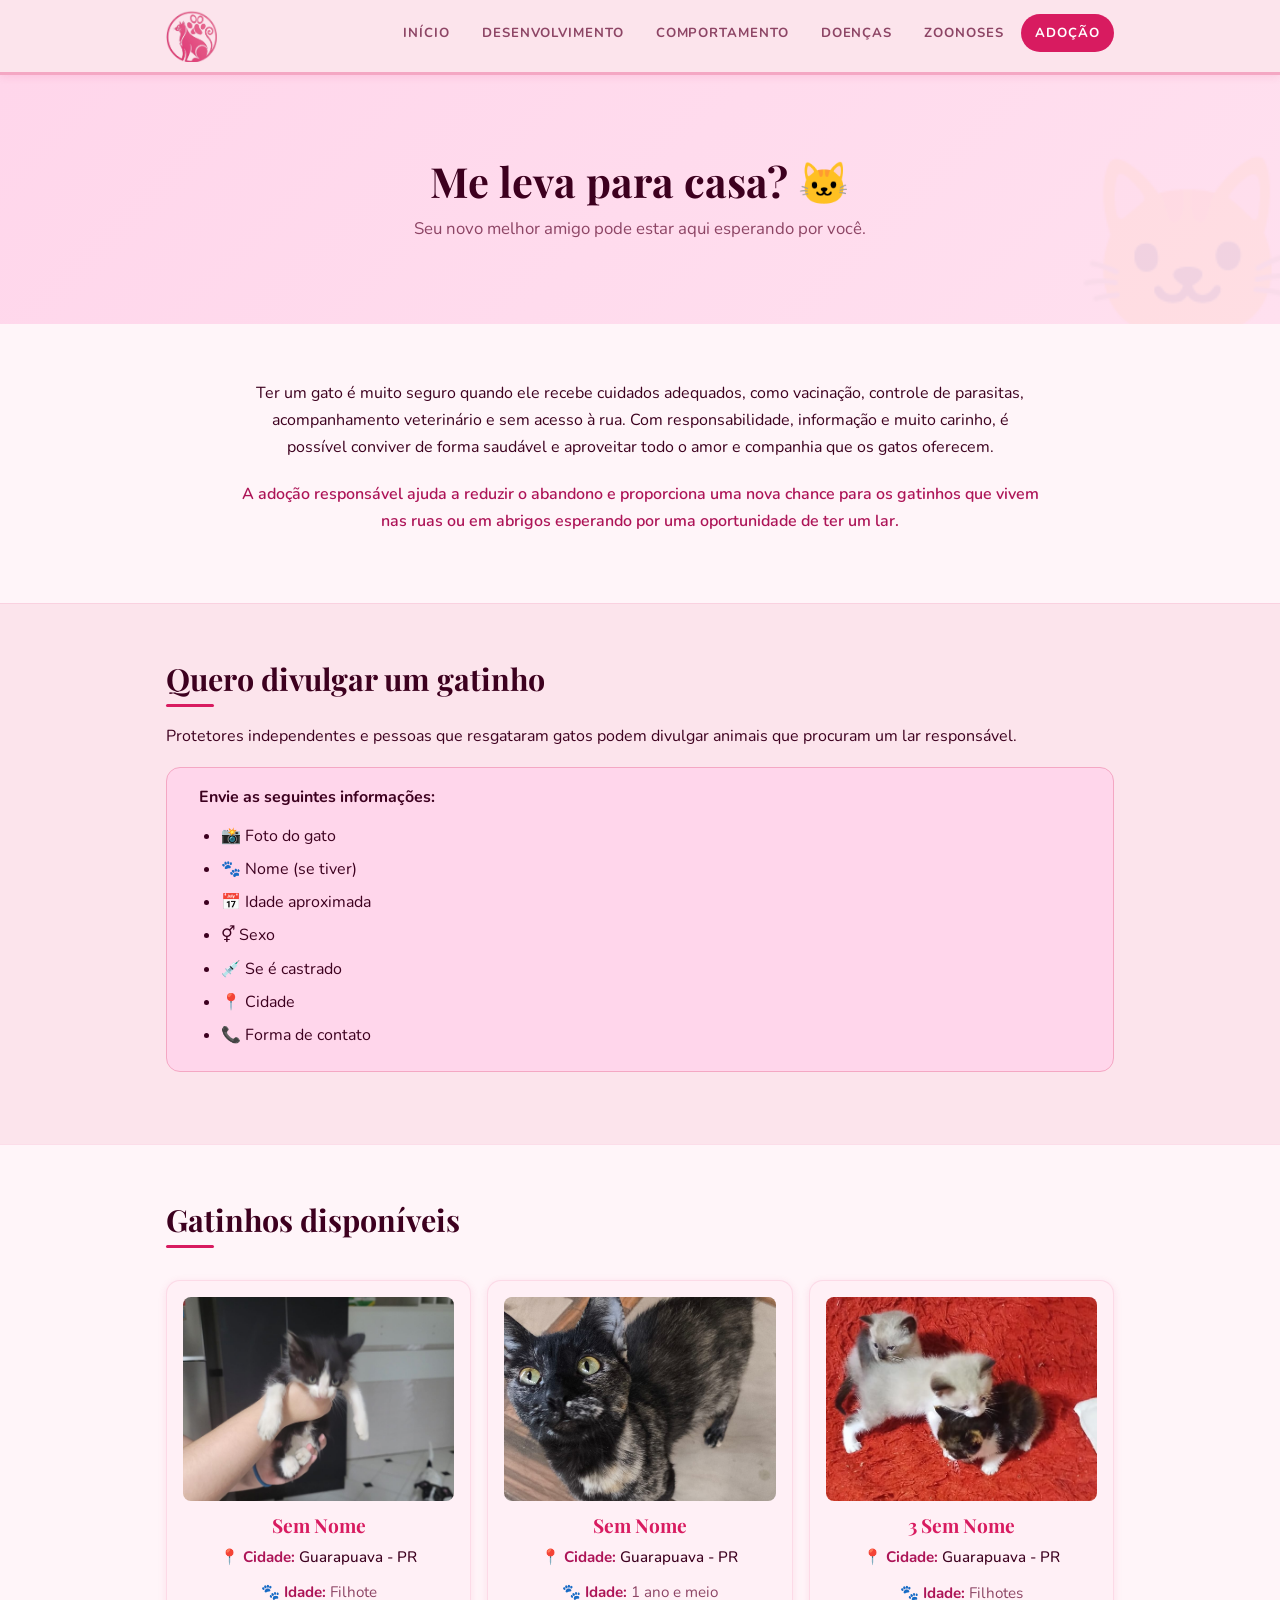
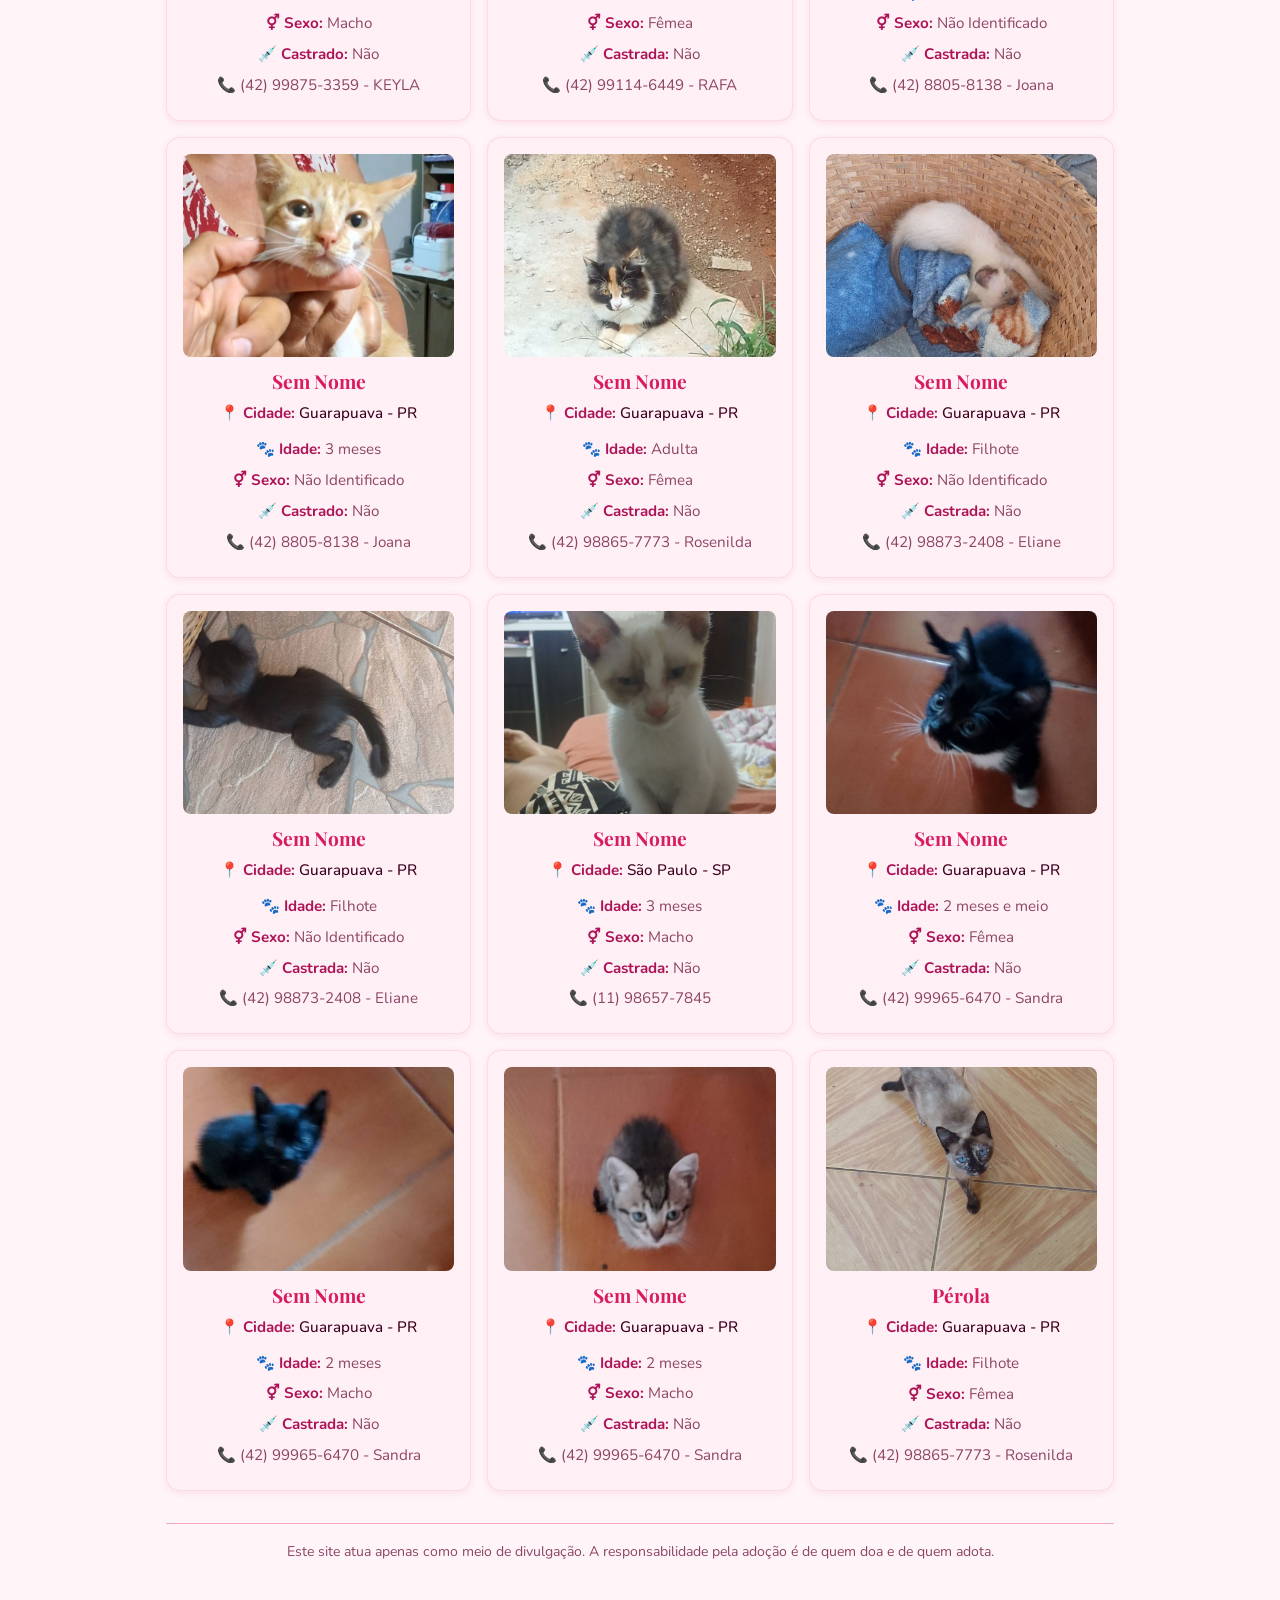
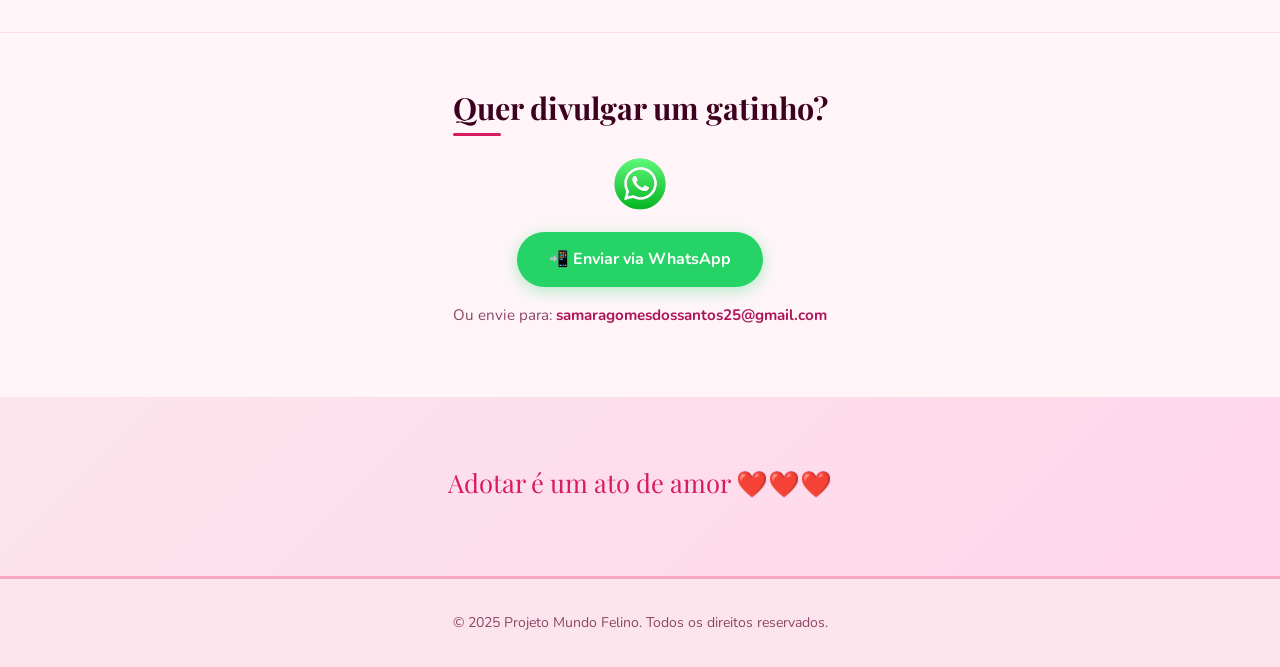
<file: adocao.html>
<!DOCTYPE html>
<html lang="pt-BR">

<head>
    <meta charset="UTF-8">
    <meta name="viewport" content="width=device-width, initial-scale=1.0">
    <title>Adoção | Mundo Felino</title>
    <meta name="description" content="Encontre gatinhos para adoção responsável no Projeto Mundo Felino.">
    <link rel="icon" type="image/png" href="../images/logo.png">
    <link rel="stylesheet" href="../css/shared.css">
    <link rel="stylesheet" href="../css/adocao.css">
</head>

<body>

    <header class="site-header">
        <div class="nav-container">
            <a href="index.html" class="logo" aria-label="Mundo Felino — Início">
                <img src="../images/logo.png" alt="Logo Mundo Felino">
            </a>

            <button class="menu-toggle" aria-label="Abrir menu" aria-expanded="false">☰</button>

            <nav class="site-nav" aria-label="Navegação principal">
                <ul>
                    <li><a href="index.html">Início</a></li>
                    <li><a href="desenvolvimento.html">Desenvolvimento</a></li>
                    <li><a href="comportamento.html">Comportamento</a></li>
                    <li><a href="doencas.html">Doenças</a></li>
                    <li><a href="zoonoses.html">Zoonoses</a></li>
                    <li><a href="adocao.html">Adoção</a></li>
                </ul>
            </nav>
        </div>
    </header>

    <section class="hero">
        <div class="container">
            <h2>Me leva para casa? 🐱</h2>
            <p>Seu novo melhor amigo pode estar aqui esperando por você.</p>
        </div>
    </section>

    <section class="section fade-in">
        <div class="container">
            <div class="adoption-intro-text" style="text-align: center; max-width: 800px; margin: 0 auto;">
                <p>
                    Ter um gato é muito seguro quando ele recebe cuidados adequados, como vacinação, controle de
                    parasitas,
                    acompanhamento veterinário e sem acesso à rua. Com responsabilidade, informação e muito carinho,
                    é possível conviver de forma saudável e aproveitar todo o amor e companhia que os gatos oferecem.
                </p>
                <p style="margin-top: 20px; font-weight: 600; color: var(--color-primary-dark);">
                    A adoção responsável ajuda a reduzir o abandono e proporciona uma nova chance para os gatinhos
                    que vivem nas ruas ou em abrigos esperando por uma oportunidade de ter um lar.
                </p>
            </div>
        </div>
    </section>

    <section class="section section--alt fade-in">
        <div class="container">
            <h2>Quero divulgar um gatinho</h2>
            <p>Protetores independentes e pessoas que resgataram gatos podem divulgar animais que procuram um lar
                responsável.</p>

            <div class="adoption-info-box">
                <p><strong>Envie as seguintes informações:</strong></p>
                <ul>
                    <li>📸 Foto do gato</li>
                    <li>🐾 Nome (se tiver)</li>
                    <li>📅 Idade aproximada</li>
                    <li>⚥ Sexo</li>
                    <li>💉 Se é castrado</li>
                    <li>📍 Cidade</li>
                    <li>📞 Forma de contato</li>
                </ul>
            </div>
        </div>
    </section>
    <section class="section fade-in">
        <div class="container">
            <h2>Gatinhos disponíveis</h2>

            <div class="cards-grid">
                <div class="card adoption-card">
                    <img src="images/adocao/001.jpeg" alt="Foto">
                    <h3>Sem Nome</h3>
                    <p><strong>📍 Cidade:</strong> Guarapuava - PR</p>
                    <p><strong>🐾 Idade:</strong> Filhote</p>
                    <p><strong>⚥ Sexo:</strong> Macho</p>
                    <p><strong>💉 Castrado:</strong> Não</p>
                    <p>📞 (42) 99875‑3359 - KEYLA</p>
                </div>

                <div class="card adoption-card">
                    <img src="images/adocao/002.jpeg" alt="Foto">
                    <h3>Sem Nome</h3>
                    <p><strong>📍 Cidade:</strong> Guarapuava - PR</p>
                    <p><strong>🐾 Idade:</strong> 1 ano e meio</p>
                    <p><strong>⚥ Sexo:</strong> Fêmea</p>
                    <p><strong>💉 Castrada:</strong> Não</p>
                    <p>📞 (42) 99114‑6449 - RAFA</p>
                </div>

                <div class="card adoption-card">
                    <img src="images/adocao/003.jpeg" alt="Foto">
                    <h3>3 Sem Nome</h3>
                    <p><strong>📍 Cidade:</strong> Guarapuava - PR</p>
                    <p><strong>🐾 Idade:</strong> Filhotes</p>
                    <p><strong>⚥ Sexo:</strong> Não Identificado</p>
                    <p><strong>💉 Castrada:</strong> Não</p>
                    <p>📞 (42) 8805-8138 - Joana</p>
                </div>
            </div>

            <div class="cards-grid">
                <div class="card adoption-card">
                    <img src="images/adocao/004.jpeg" alt="Foto">
                    <h3>Sem Nome</h3>
                    <p><strong>📍 Cidade:</strong> Guarapuava - PR</p>
                    <p><strong>🐾 Idade:</strong> 3 meses</p>
                    <p><strong>⚥ Sexo:</strong> Não Identificado</p>
                    <p><strong>💉 Castrado:</strong> Não</p>
                    <p>📞 (42) 8805-8138 - Joana</p>
                </div>

                <div class="card adoption-card">
                    <img src="images/adocao/013.jpg" alt="Foto">
                    <h3>Sem Nome</h3>
                    <p><strong>📍 Cidade:</strong> Guarapuava - PR</p>
                    <p><strong>🐾 Idade:</strong> Adulta</p>
                    <p><strong>⚥ Sexo:</strong> Fêmea</p>
                    <p><strong>💉 Castrada:</strong> Não</p>
                    <p>📞 (42) 98865‑7773 - Rosenilda</p>
                </div>

                <div class="card adoption-card">
                    <img src="images/adocao/006.jpg" alt="Foto">
                    <h3>Sem Nome</h3>
                    <p><strong>📍 Cidade:</strong> Guarapuava - PR</p>
                    <p><strong>🐾 Idade:</strong> Filhote</p>
                    <p><strong>⚥ Sexo:</strong> Não Identificado</p>
                    <p><strong>💉 Castrada:</strong> Não</p>
                    <p>📞 (42) 98873-2408 - Eliane</p>
                </div>
            </div>

            <div class="cards-grid">
                <div class="card adoption-card">
                    <img src="images/adocao/007.jpg" alt="Foto">
                    <h3>Sem Nome</h3>
                    <p><strong>📍 Cidade:</strong> Guarapuava - PR</p>
                    <p><strong>🐾 Idade:</strong> Filhote</p>
                    <p><strong>⚥ Sexo:</strong> Não Identificado</p>
                    <p><strong>💉 Castrada:</strong> Não</p>
                    <p>📞 (42) 98873-2408 - Eliane</p>
                </div>

                <div class="card adoption-card">
                    <img src="images/adocao/008.jpg" alt="Foto">
                    <h3>Sem Nome</h3>
                    <p><strong>📍 Cidade:</strong> São Paulo - SP</p>
                    <p><strong>🐾 Idade:</strong> 3 meses</p>
                    <p><strong>⚥ Sexo:</strong> Macho</p>
                    <p><strong>💉 Castrada:</strong> Não</p>
                    <p>📞 (11) 98657-7845</p>
                </div>

                <div class="card adoption-card">
                    <img src="images/adocao/009.jpeg" alt="Foto">
                    <h3>Sem Nome</h3>
                    <p><strong>📍 Cidade:</strong> Guarapuava - PR</p>
                    <p><strong>🐾 Idade:</strong> 2 meses e meio</p>
                    <p><strong>⚥ Sexo:</strong> Fêmea</p>
                    <p><strong>💉 Castrada:</strong> Não</p>
                    <p>📞 (42) 99965-6470 - Sandra</p>
                </div>
            </div>

            <div class="cards-grid">
                <div class="card adoption-card">
                    <img src="images/adocao/010.jpeg" alt="Foto">
                    <h3>Sem Nome</h3>
                    <p><strong>📍 Cidade:</strong> Guarapuava - PR</p>
                    <p><strong>🐾 Idade:</strong> 2 meses</p>
                    <p><strong>⚥ Sexo:</strong> Macho</p>
                    <p><strong>💉 Castrada:</strong> Não</p>
                    <p>📞 (42) 99965-6470 - Sandra</p>
                </div>

                <div class="card adoption-card">
                    <img src="images/adocao/011.jpeg" alt="Foto">
                    <h3>Sem Nome</h3>
                    <p><strong>📍 Cidade:</strong> Guarapuava - PR</p>
                    <p><strong>🐾 Idade:</strong> 2 meses</p>
                    <p><strong>⚥ Sexo:</strong> Macho</p>
                    <p><strong>💉 Castrada:</strong> Não</p>
                    <p>📞 (42) 99965-6470 - Sandra</p>
                </div>

                <div class="card adoption-card">
                    <img src="images/adocao/012.jpeg" alt="Foto">
                    <h3>Pérola</h3>
                    <p><strong>📍 Cidade:</strong> Guarapuava - PR</p>
                    <p><strong>🐾 Idade:</strong> Filhote</p>
                    <p><strong>⚥ Sexo:</strong> Fêmea</p>
                    <p><strong>💉 Castrada:</strong> Não</p>
                    <p>📞 (42) 98865‑7773 - Rosenilda</p>
                </div>
            </div>

            <p class="adoption-disclaimer">
                Este site atua apenas como meio de divulgação. A responsabilidade pela adoção é de quem doa e de quem
                adota.
            </p>
        </div>
    </section>

    <section class="section envio-section fade-in">
        <div class="container">
            <h2>Quer divulgar um gatinho?</h2>
            <div class="envio-content">
                <div class="whatsapp-icon">
                    <img src="../images/whatsapp.png" alt="WhatsApp">
                </div>
                <a href="https://wa.me/5542999690560?text=Olá!%20Gostaria%20de%20divulgar%20um%20gato%20para%20adoção%20no%20site."
                    target="_blank" rel="noopener" class="whatsapp-btn">
                    📲 Enviar via WhatsApp
                </a>
                <p class="envio-email">Ou envie para: <strong>samaragomesdossantos25@gmail.com</strong></p>
            </div>
        </div>
    </section>

    <section class="highlight-section">
        <div class="container">
            <p class="love-phrase">Adotar é um ato de amor ❤️❤️❤️</p>
        </div>
    </section>

    <footer class="site-footer">
        <p>&copy; 2025 Projeto Mundo Felino. Todos os direitos reservados.</p>
    </footer>

    <a href="#" class="btn-top" aria-label="Voltar ao topo">↑</a>

    <script src="../js/shared.js" defer></script>
</body>

</html>
</file>
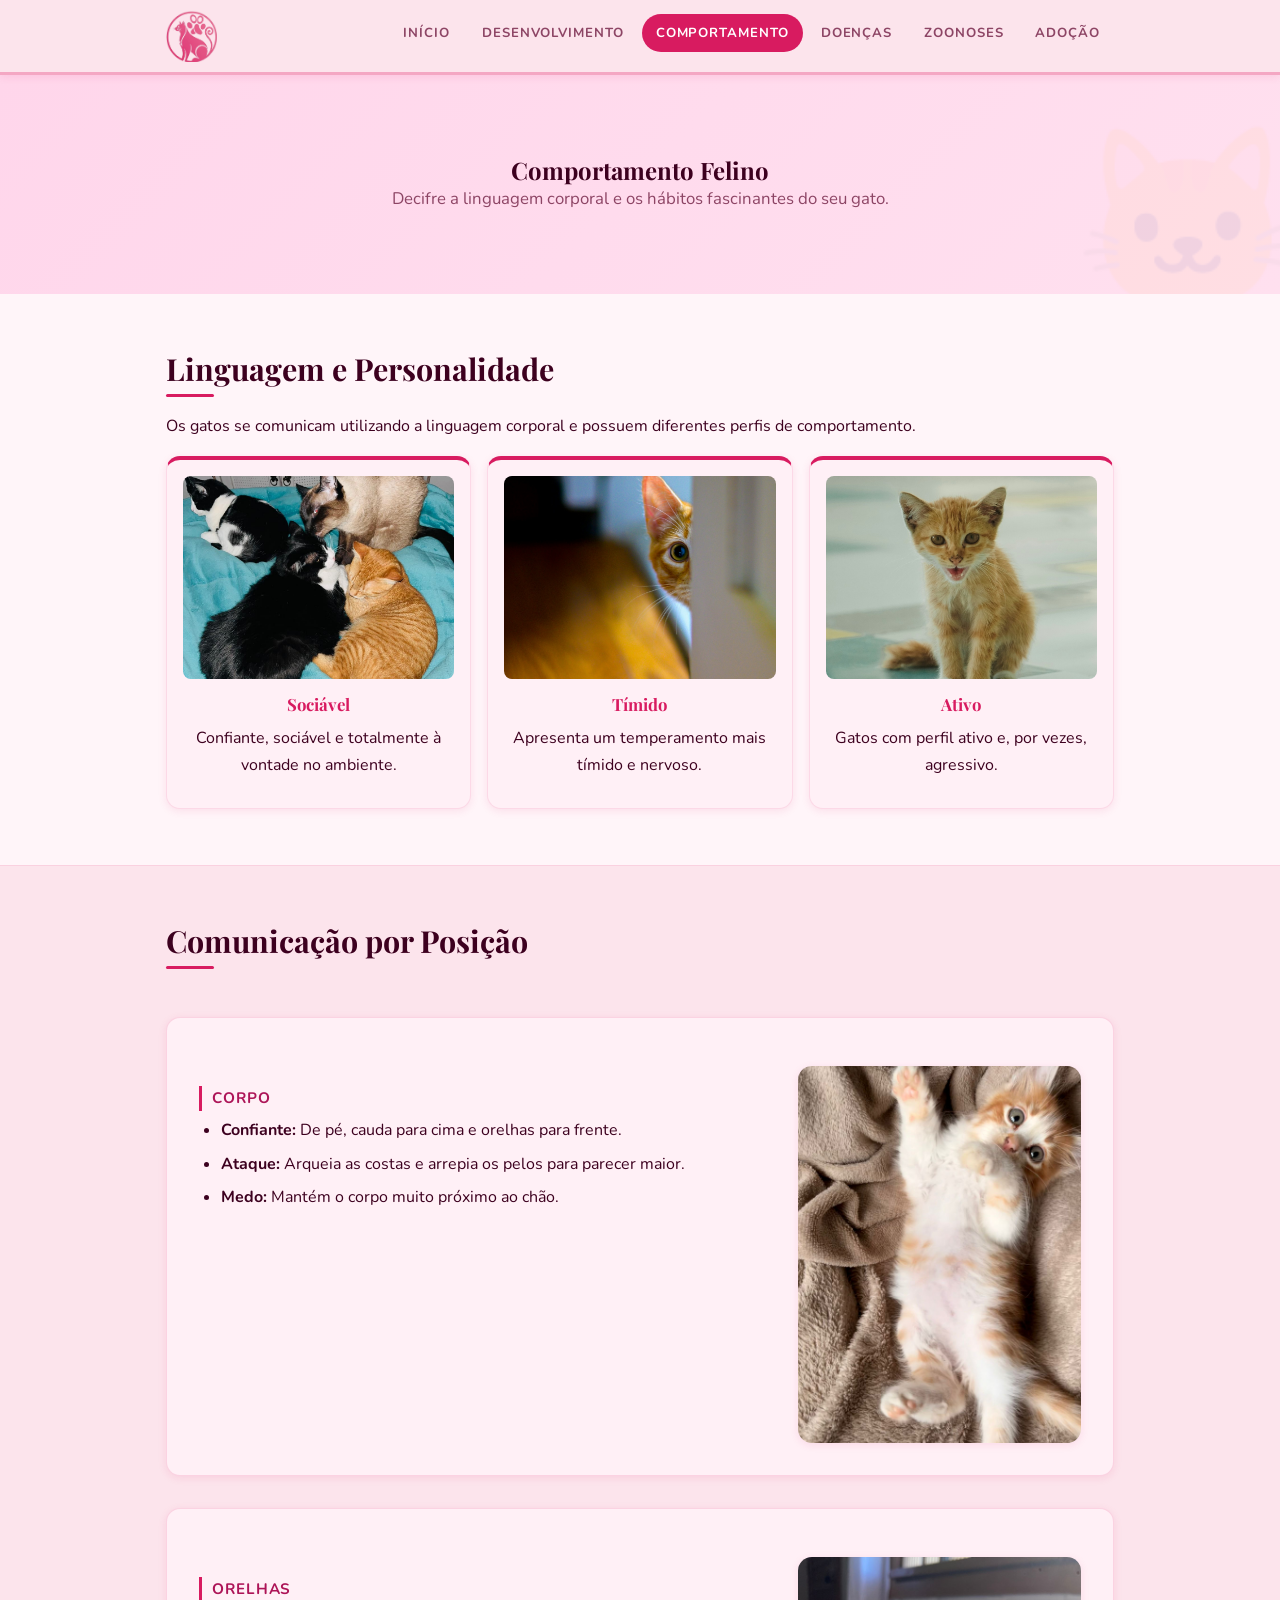
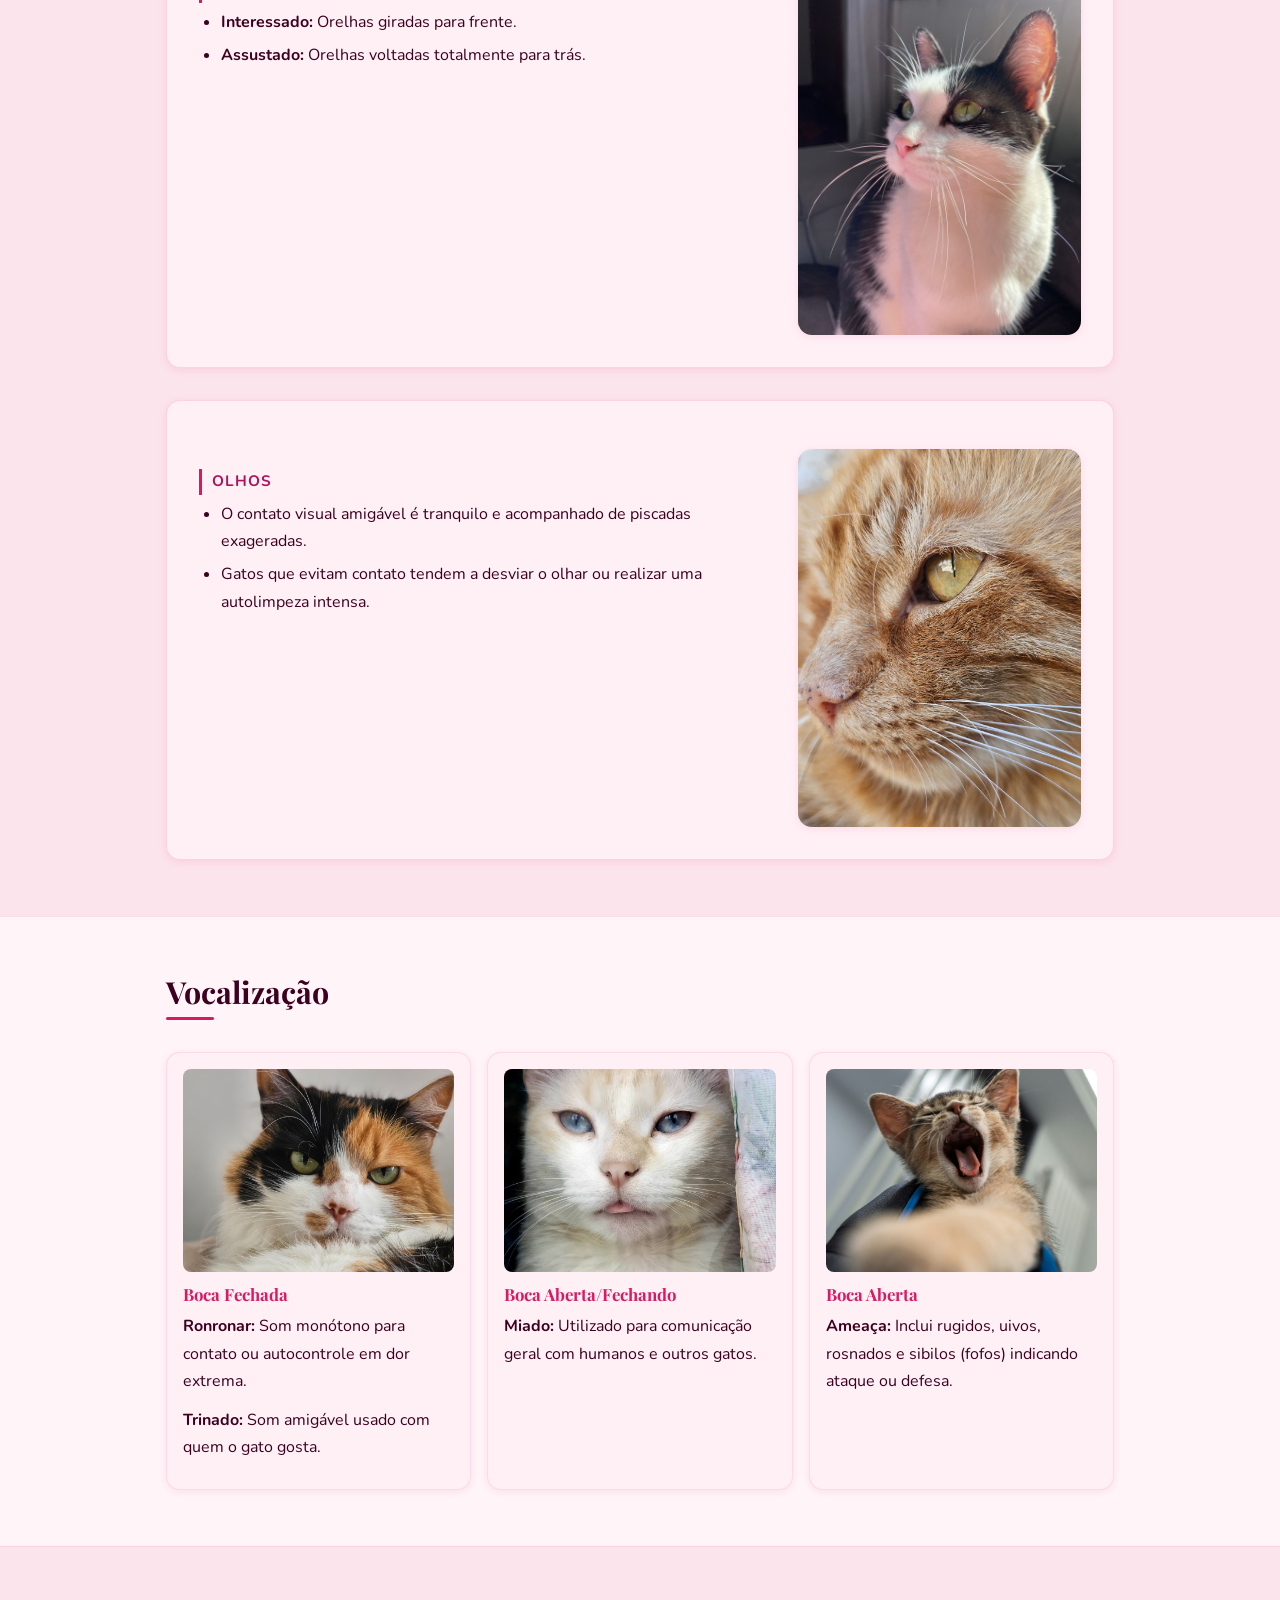
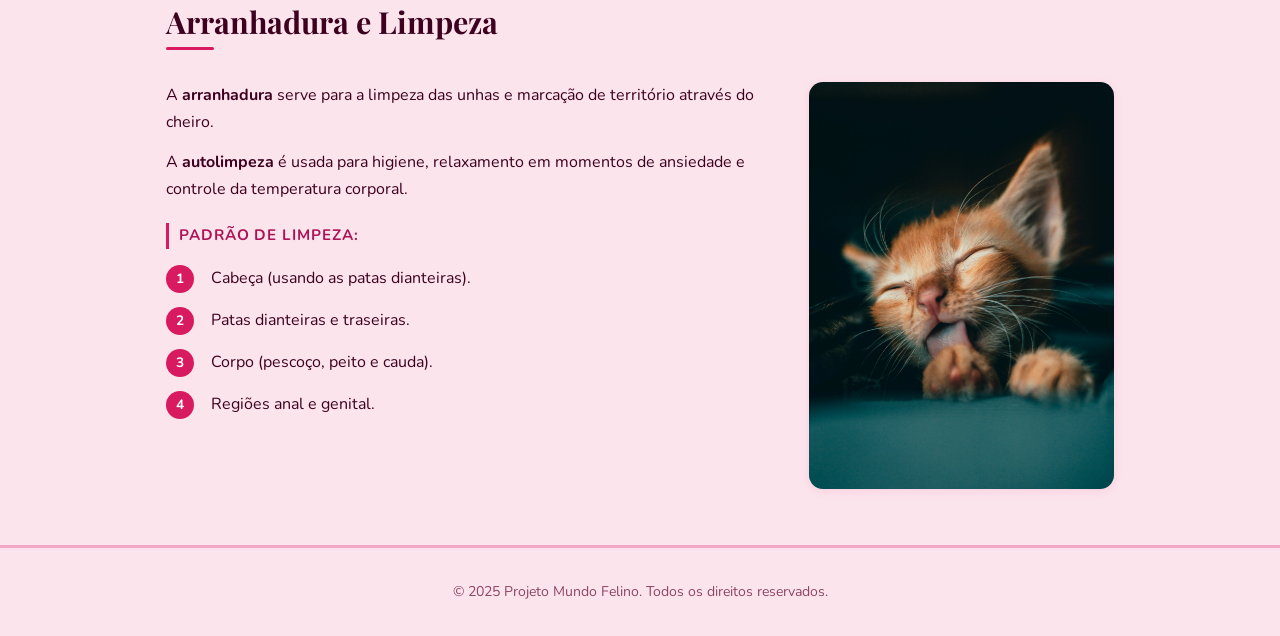
<file: comportamento.html>
<!DOCTYPE html>
<html lang="pt-BR">

<head>
    <meta charset="UTF-8">
    <meta name="viewport" content="width=device-width, initial-scale=1.0">
    <title>Comportamento Felino | Mundo Felino</title>
    <meta name="description"
        content="Entenda a linguagem corporal, personalidades e comportamentos essenciais dos gatos.">
    <link rel="icon" type="image/png" href="../images/logo.png">

    <link rel="stylesheet" href="../css/shared.css">
    <link rel="stylesheet" href="../css/comportamento.css">
</head>

<body>

    <header class="site-header">
        <div class="nav-container">
            <a href="index.html" class="logo" aria-label="Mundo Felino — Início">
                <img src="../images/logo.png" alt="Logo Mundo Felino">
            </a>

            <button class="menu-toggle" aria-label="Abrir menu" aria-expanded="false">☰</button>

            <nav class="site-nav" aria-label="Navegação principal">
                <ul>
                    <li><a href="index.html">Início</a></li>
                    <li><a href="desenvolvimento.html">Desenvolvimento</a></li>
                    <li><a href="comportamento.html">Comportamento</a></li>
                    <li><a href="doencas.html">Doenças</a></li>
                    <li><a href="zoonoses.html">Zoonoses</a></li>
                    <li><a href="adocao.html">Adoção</a></li>
                </ul>
            </nav>
        </div>
    </header>

    <main>
        <section class="hero">
            <div class="container">
                <h1>Comportamento Felino</h1>
                <p>Decifre a linguagem corporal e os hábitos fascinantes do seu gato.</p>
            </div>
        </section>

        <section class="section fade-in">
            <div class="container">
                <h2>Linguagem e Personalidade</h2>
                <p>Os gatos se comunicam utilizando a linguagem corporal e possuem diferentes perfis de comportamento.
                </p>

                <div class="cards-grid">
                    <div class="card behavior-card">
                        <img src="../images/gato_sociavel.jpeg" alt="Gato sociável"
                            style="width: 100%; border-radius: var(--radius-sm); margin-bottom: 15px;">
                        <h3>Sociável</h3>
                        <p>Confiante, sociável e totalmente à vontade no ambiente.</p>
                    </div>

                    <div class="card behavior-card">
                        <img src="../images/gato_timido.jpg" alt="Gato tímido"
                            style="width: 100%; border-radius: var(--radius-sm); margin-bottom: 15px;">
                        <h3>Tímido</h3>
                        <p>Apresenta um temperamento mais tímido e nervoso.</p>
                    </div>

                    <div class="card behavior-card">
                        <img src="../images/gato_ativo.jpg" alt="Gato ativo"
                            style="width: 100%; border-radius: var(--radius-sm); margin-bottom: 15px;">
                        <h3>Ativo</h3>
                        <p>Gatos com perfil ativo e, por vezes, agressivo.</p>
                    </div>
                </div>
            </div>
        </section>

        <section class="section section--alt fade-in">
            <div class="container">
                <h2>Comunicação por Posição</h2>

                <div class="disease-block" style="margin-bottom: 20px;">
                    <div class="split-layout">
                        <div class="split-layout__text">
                            <h4 class="behavior-title">Corpo</h4>
                            <ul>
                                <li><strong>Confiante:</strong> De pé, cauda para cima e orelhas para frente.</li>
                                <li><strong>Ataque:</strong> Arqueia as costas e arrepia os pelos para parecer maior.
                                </li>
                                <li><strong>Medo:</strong> Mantém o corpo muito próximo ao chão.</li>
                            </ul>
                        </div>
                        <div class="split-layout__media">
                            <img src="/images/gato_feliz.jpeg" alt="Linguagem corporal do gato - Corpo">
                        </div>
                    </div>
                </div>

                <div class="disease-block" style="margin-bottom: 20px;">
                    <div class="split-layout">
                        <div class="split-layout__text">
                            <h4 class="behavior-title">Orelhas</h4>
                            <ul>
                                <li><strong>Interessado:</strong> Orelhas giradas para frente.</li>
                                <li><strong>Assustado:</strong> Orelhas voltadas totalmente para trás.</li>
                            </ul>
                        </div>
                        <div class="split-layout__media">
                            <img src="../images/gato_orelhas.jpeg" alt="Linguagem corporal do gato - Orelhas">
                        </div>
                    </div>
                </div>

                <div class="disease-block">
                    <div class="split-layout">
                        <div class="split-layout__text">
                            <h4 class="behavior-title">Olhos</h4>
                            <ul>
                                <li> O contato visual amigável é tranquilo e acompanhado de piscadas exageradas.</li>
                                <li>Gatos que evitam contato tendem a desviar o olhar ou realizar uma autolimpeza
                                    intensa.</li>
                            </ul>
                        </div>
                        <div class="split-layout__media">
                            <img src="../images/gato_olhos.jpg" alt="Linguagem corporal do gato - Olhos">
                        </div>
                    </div>
                </div>

            </div>
        </section>

        <section class="section fade-in">
            <div class="container">
                <h2>Vocalização</h2>
                <div class="cards-grid">
                    <div class="card">
                        <img src="../images/gato_boca_fechada.jpg" alt="Linguagem corporal do gato - boca fechada">
                        <h3>Boca Fechada</h3>
                        <p><strong>Ronronar:</strong> Som monótono para contato ou autocontrole em dor extrema.</p>
                        <p><strong>Trinado:</strong> Som amigável usado com quem o gato gosta.</p>
                    </div>
                    <div class="card">
                        <img src="../images/boca_aberta_fechando.jpg" alt="Linguagem corporal do gato - boca fechada">
                        <h3>Boca Aberta/Fechando</h3>
                        <p><strong>Miado:</strong> Utilizado para comunicação geral com humanos e outros gatos.</p>
                    </div>
                    <div class="card">
                        <img src="../images/gato_bocejando.jpg" alt="Linguagem corporal do gato - boca fechada">
                        <h3>Boca Aberta</h3>
                        <p><strong>Ameaça:</strong> Inclui rugidos, uivos, rosnados e sibilos (fofos) indicando ataque
                            ou defesa.</p>
                    </div>
                </div>
            </div>
        </section>

        <section class="section section--alt fade-in">
            <div class="container">
                <h2>Arranhadura e Limpeza</h2>
                <div class="split-layout">
                    <div class="split-layout__text">
                        <p>A <strong>arranhadura</strong> serve para a limpeza das unhas e marcação de território
                            através do cheiro.</p>
                        <p>A <strong>autolimpeza</strong> é usada para higiene, relaxamento em momentos de ansiedade e
                            controle da temperatura corporal.</p>

                        <h4>Padrão de Limpeza:</h4>
                        <ol>
                            <li>Cabeça (usando as patas dianteiras).</li>
                            <li>Patas dianteiras e traseiras.</li>
                            <li>Corpo (pescoço, peito e cauda).</li>
                            <li>Regiões anal e genital.</li>
                        </ol>
                    </div>

                    <div class="split-layout__media">
                        <img src="../images/gato_limpeza.jpg" alt="Gato se limpando" class="img-comportamento">
                    </div>

                </div>
            </div>
        </section>
    </main>

    <footer class="site-footer">
        <div class="container">
            <p>&copy; 2025 Projeto Mundo Felino. Todos os direitos reservados.</p>
        </div>
    </footer>

    <a href="#" class="btn-top" aria-label="Voltar ao topo">↑</a>

    <script src="../js/shared.js" defer></script>
</body>

</html>
</file>
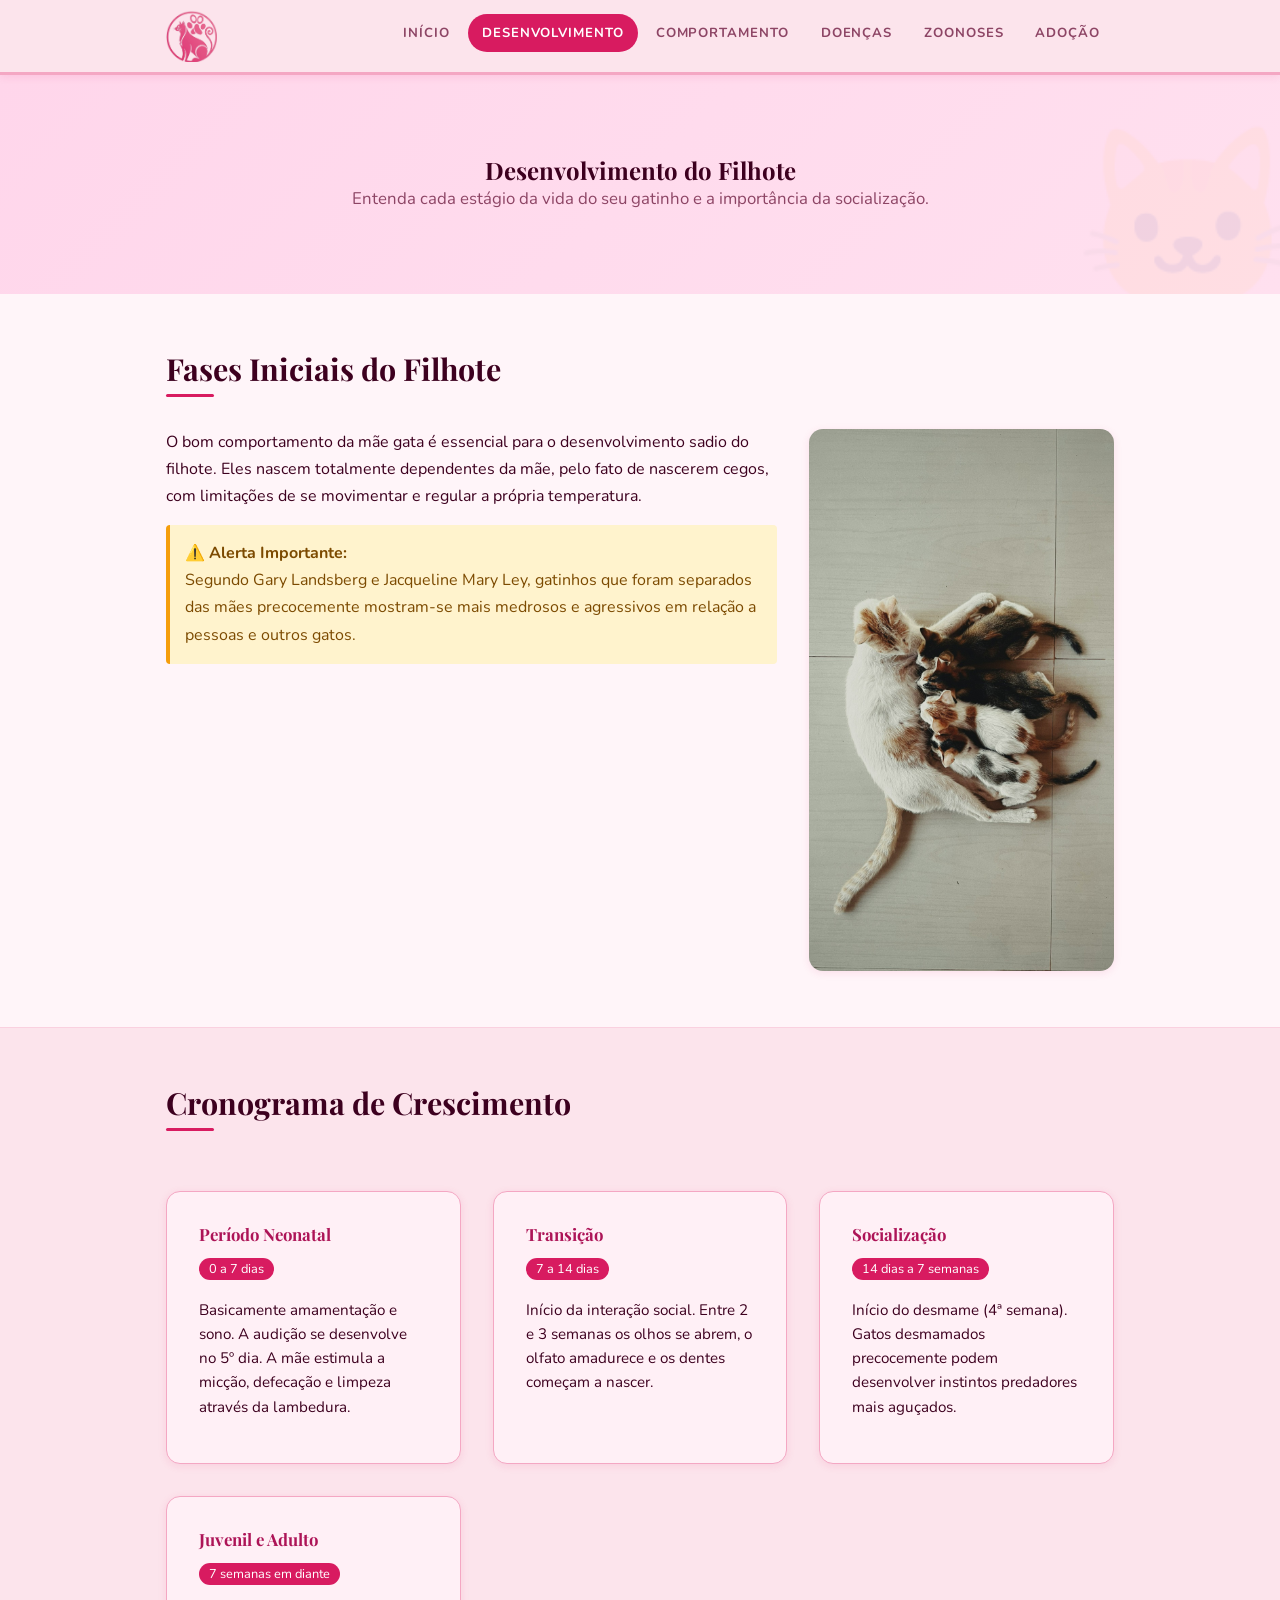
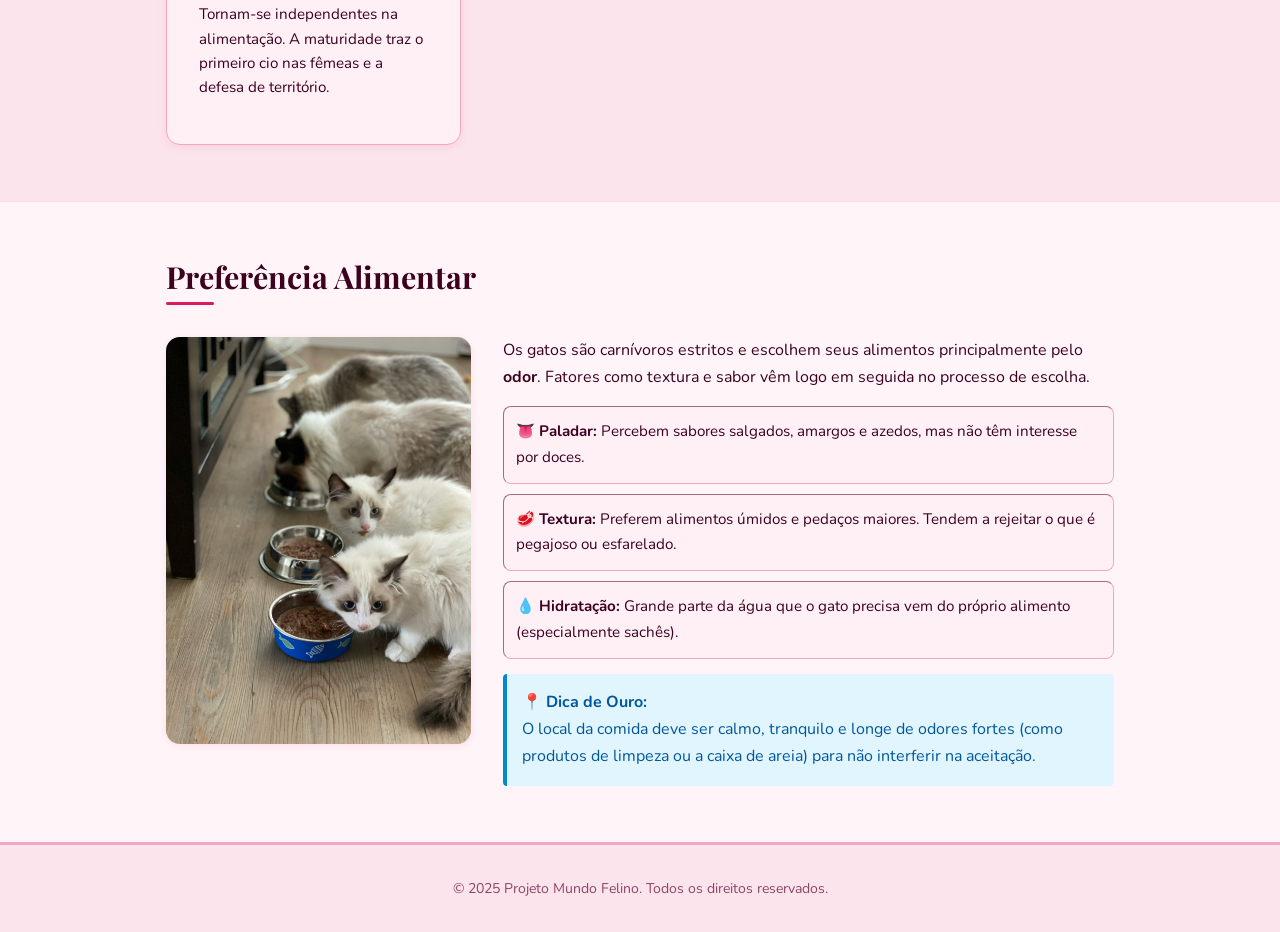
<file: desenvolvimento.html>
<!DOCTYPE html>
<html lang="pt-BR">

<head>
    <meta charset="UTF-8">
    <meta name="viewport" content="width=device-width, initial-scale=1.0">
    <title>Desenvolvimento do Filhote | Mundo Felino</title>
    <meta name="description"
        content="Saiba tudo sobre as fases de crescimento do seu gato, do período neonatal à maturidade.">
    <link rel="icon" type="image/png" href="../images/logo.png">

    <link rel="stylesheet" href="../css/shared.css">
    <link rel="stylesheet" href="../css/desenvolvimento.css">
</head>

<body>

    <header class="site-header">
        <div class="nav-container">
            <a href="index.html" class="logo" aria-label="Mundo Felino — Início">
                <img src="../images/logo.png" alt="Logo Mundo Felino">
            </a>

            <button class="menu-toggle" aria-label="Abrir menu" aria-expanded="false">☰</button>

            <nav class="site-nav" aria-label="Navegação principal">
                <ul>
                    <li><a href="index.html">Início</a></li>
                    <li><a href="desenvolvimento.html">Desenvolvimento</a></li>
                    <li><a href="comportamento.html">Comportamento</a></li>
                    <li><a href="doencas.html">Doenças</a></li>
                    <li><a href="zoonoses.html">Zoonoses</a></li>
                    <li><a href="adocao.html">Adoção</a></li>
                </ul>
            </nav>
        </div>
    </header>

    <main>
        <section class="hero">
            <div class="container">
                <h1>Desenvolvimento do Filhote</h1>
                <p>Entenda cada estágio da vida do seu gatinho e a importância da socialização.</p>
            </div>
        </section>

        <section class="section fade-in">
            <div class="container">
                <h2>Fases Iniciais do Filhote</h2>
                <div class="split-layout">
                    <div class="split-layout__text">
                        <p>
                            O bom comportamento da mãe gata é essencial para o desenvolvimento sadio do filhote.
                            Eles nascem totalmente dependentes da mãe, pelo fato de nascerem cegos, com limitações de
                            se movimentar e regular a própria temperatura.
                        </p>
                        <div class="important-note"
                            style="background: #fff3cd; border-left: 4px solid #f59e0b; padding: 15px; margin-top: 15px; border-radius: 4px; color: #7c4a00;">
                            <strong>⚠️ Alerta Importante:</strong><br>
                            Segundo Gary Landsberg e Jacqueline Mary Ley, gatinhos que foram separados das mães
                            precocemente
                            mostram-se mais medrosos e agressivos em relação a pessoas e outros gatos.
                        </div>
                    </div>
                    <div class="split-layout__media">
                        <img src="../images/gato_mae.jpg" alt="Gata amamentando filhotes">
                    </div>
                </div>
            </div>
        </section>

        <section class="section section--alt fade-in">
            <div class="container">
                <h2 style="text-align: center; margin-bottom: 40px;">Cronograma de Crescimento</h2>

                <div class="cards-grid">
                    <div class="card">
                        <h3>Período Neonatal</h3>
                        <span class="phase-label"
                            style="background: var(--color-primary); color: white; padding: 2px 10px; border-radius: 20px; font-size: 0.8rem;">0
                            a 7 dias</span>
                        <p>Basicamente amamentação e sono. A audição se desenvolve no 5º dia. A mãe estimula a micção,
                            defecação e limpeza através da lambedura.</p>
                    </div>

                    <div class="card">
                        <h3>Transição</h3>
                        <span class="phase-label"
                            style="background: var(--color-primary); color: white; padding: 2px 10px; border-radius: 20px; font-size: 0.8rem;">7
                            a 14 dias</span>
                        <p>Início da interação social. Entre 2 e 3 semanas os olhos se abrem, o olfato amadurece e os
                            dentes começam a nascer.</p>
                    </div>

                    <div class="card">
                        <h3>Socialização</h3>
                        <span class="phase-label"
                            style="background: var(--color-primary); color: white; padding: 2px 10px; border-radius: 20px; font-size: 0.8rem;">14
                            dias a 7 semanas</span>
                        <p>Início do desmame (4ª semana). Gatos desmamados precocemente podem desenvolver instintos
                            predadores mais aguçados.</p>
                    </div>

                    <div class="card">
                        <h3>Juvenil e Adulto</h3>
                        <span class="phase-label"
                            style="background: var(--color-primary); color: white; padding: 2px 10px; border-radius: 20px; font-size: 0.8rem;">7
                            semanas em diante</span>
                        <p>Tornam-se independentes na alimentação. A maturidade traz o primeiro cio nas fêmeas e a
                            defesa de território.</p>
                    </div>
                </div>
            </div>
        </section>

        <section class="section fade-in">
            <div class="container">
                <h2>Preferência Alimentar</h2>
                <div class="split-layout">
                    <div class="split-layout__media">
                        <img src="../images/gato_comendo.jpg" alt="Gato se alimentando">
                    </div>
                    <div class="split-layout__text">
                        <p>
                            Os gatos são carnívoros estritos e escolhem seus alimentos principalmente pelo
                            <strong>odor</strong>.
                            Fatores como textura e sabor vêm logo em seguida no processo de escolha.
                        </p>

                        <ul class="food-list" style="margin-top: 15px; list-style: none; padding: 0;">
                            <li style="margin-bottom: 10px;">👅 <strong>Paladar:</strong> Percebem sabores salgados,
                                amargos e azedos, mas não têm interesse por doces.</li>
                            <li style="margin-bottom: 10px;">🥩 <strong>Textura:</strong> Preferem alimentos úmidos e
                                pedaços maiores. Tendem a rejeitar o que é pegajoso ou esfarelado.</li>
                            <li style="margin-bottom: 10px;">💧 <strong>Hidratação:</strong> Grande parte da água que o
                                gato precisa vem do próprio alimento (especialmente sachês).</li>
                        </ul>

                        <div class="important-note"
                            style="background: #e1f5fe; border-left: 4px solid #0288d1; padding: 15px; margin-top: 15px; border-radius: 4px; color: #01579b;">
                            <strong>📍 Dica de Ouro:</strong><br>
                            O local da comida deve ser calmo, tranquilo e longe de odores fortes (como produtos de
                            limpeza ou a caixa de areia) para não interferir na aceitação.
                        </div>
                    </div>
                </div>
            </div>
        </section>
    </main>

    <footer class="site-footer">
        <div class="container">
            <p>&copy; 2025 Projeto Mundo Felino. Todos os direitos reservados.</p>
        </div>
    </footer>

    <a href="#" class="btn-top" aria-label="Voltar ao topo">↑</a>

    <script src="../js/shared.js" defer></script>
</body>

</html>
</file>
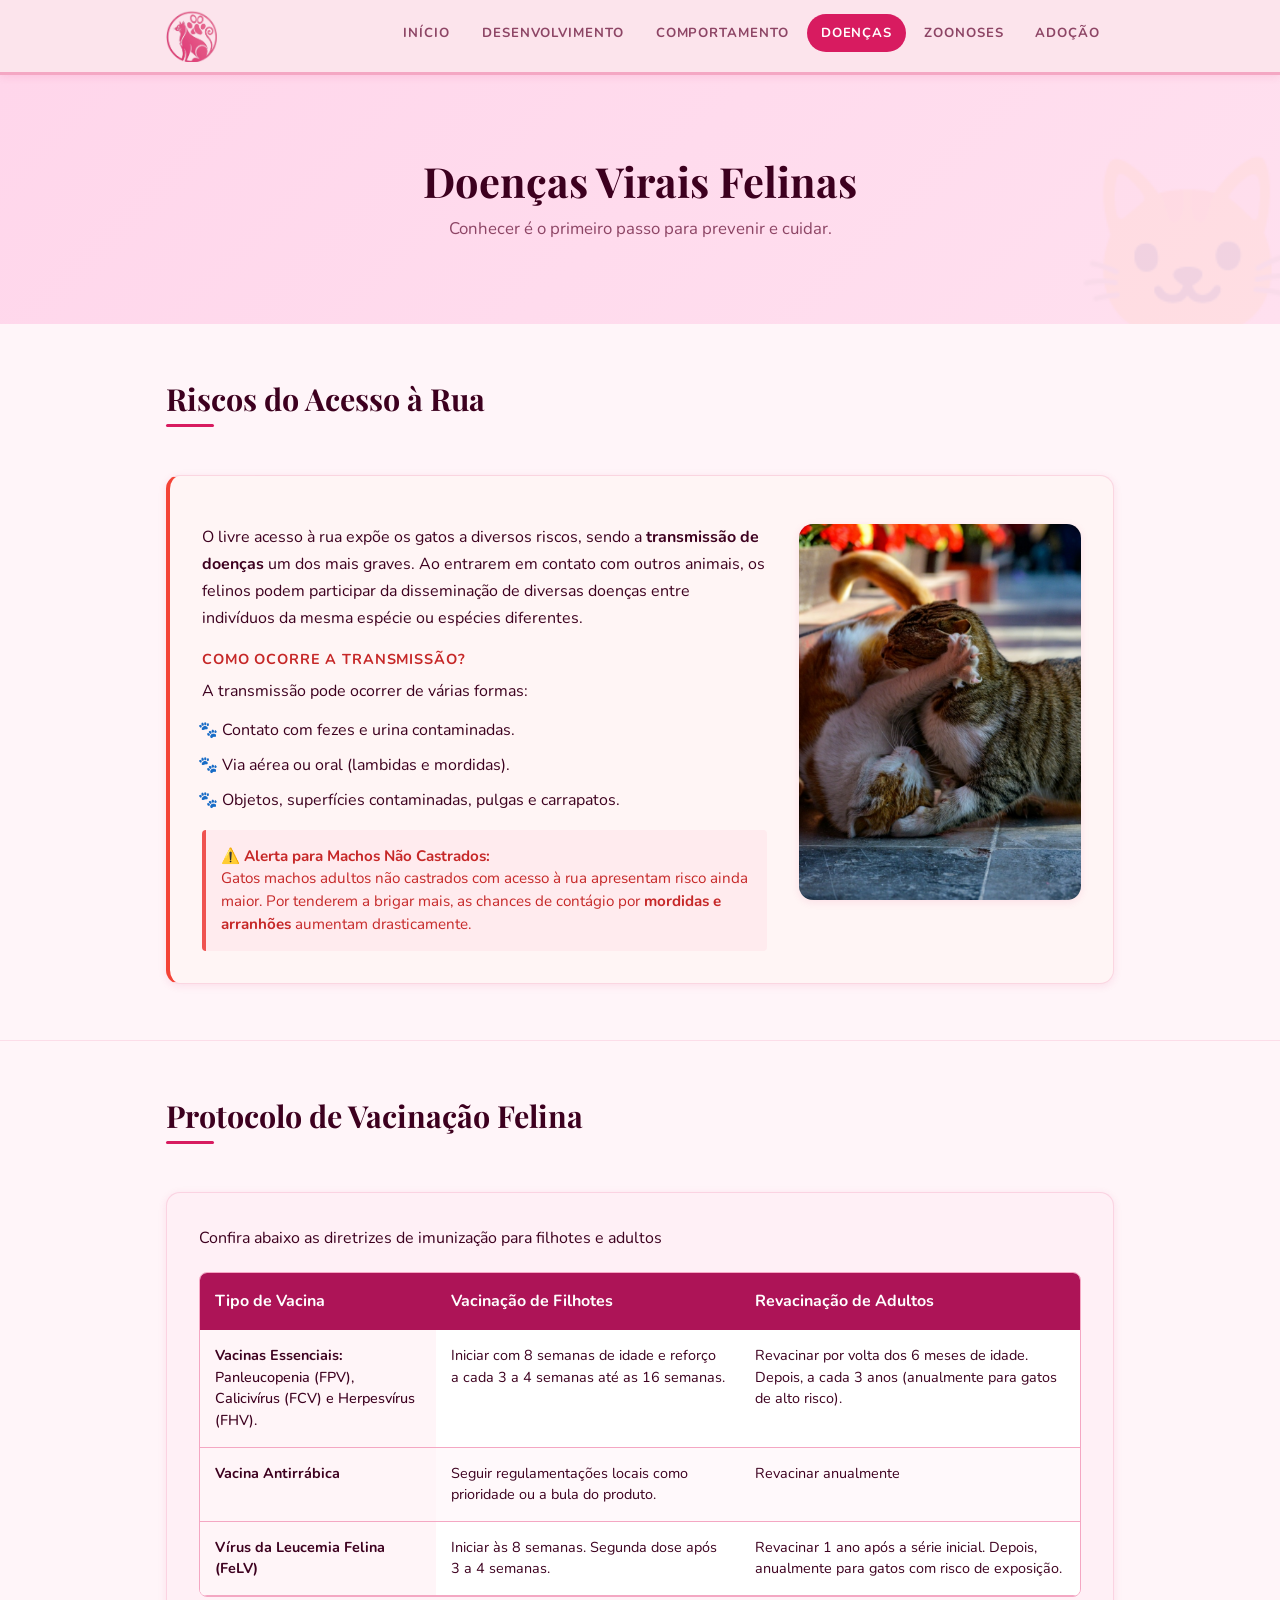
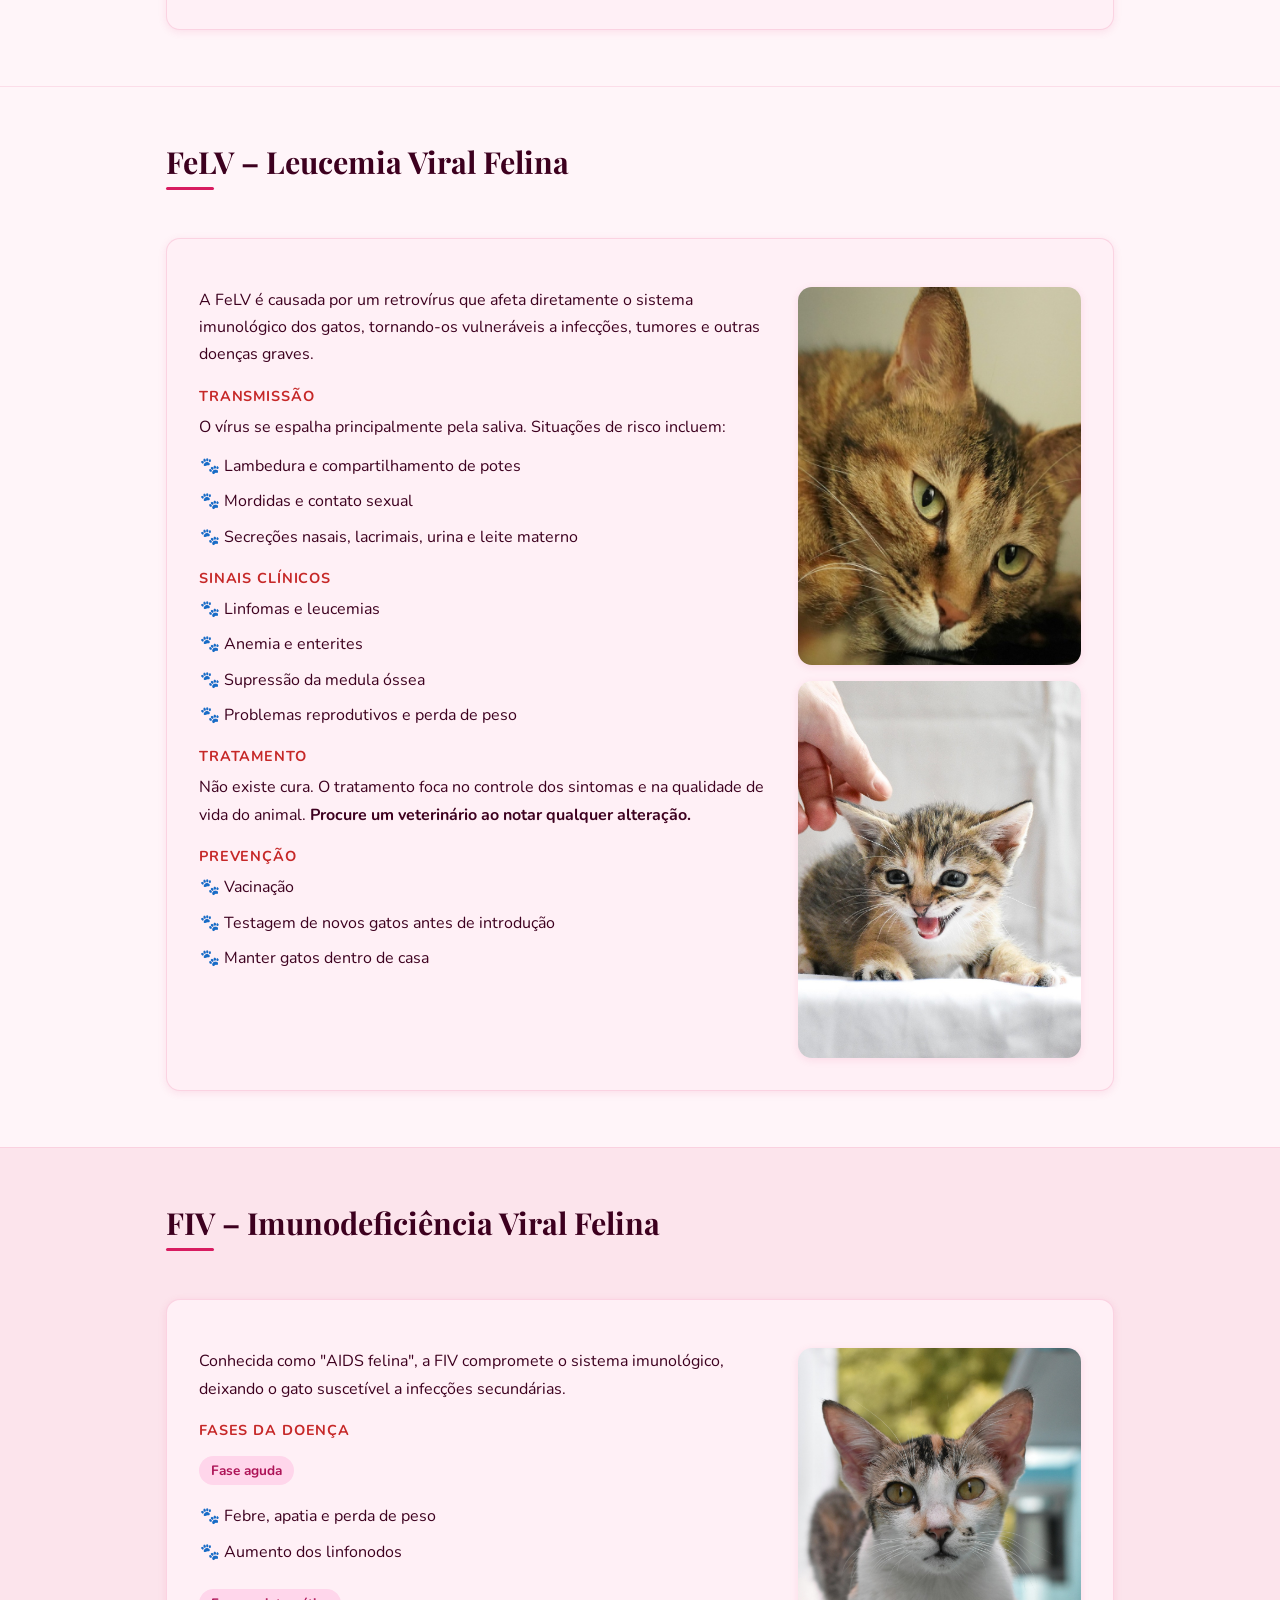
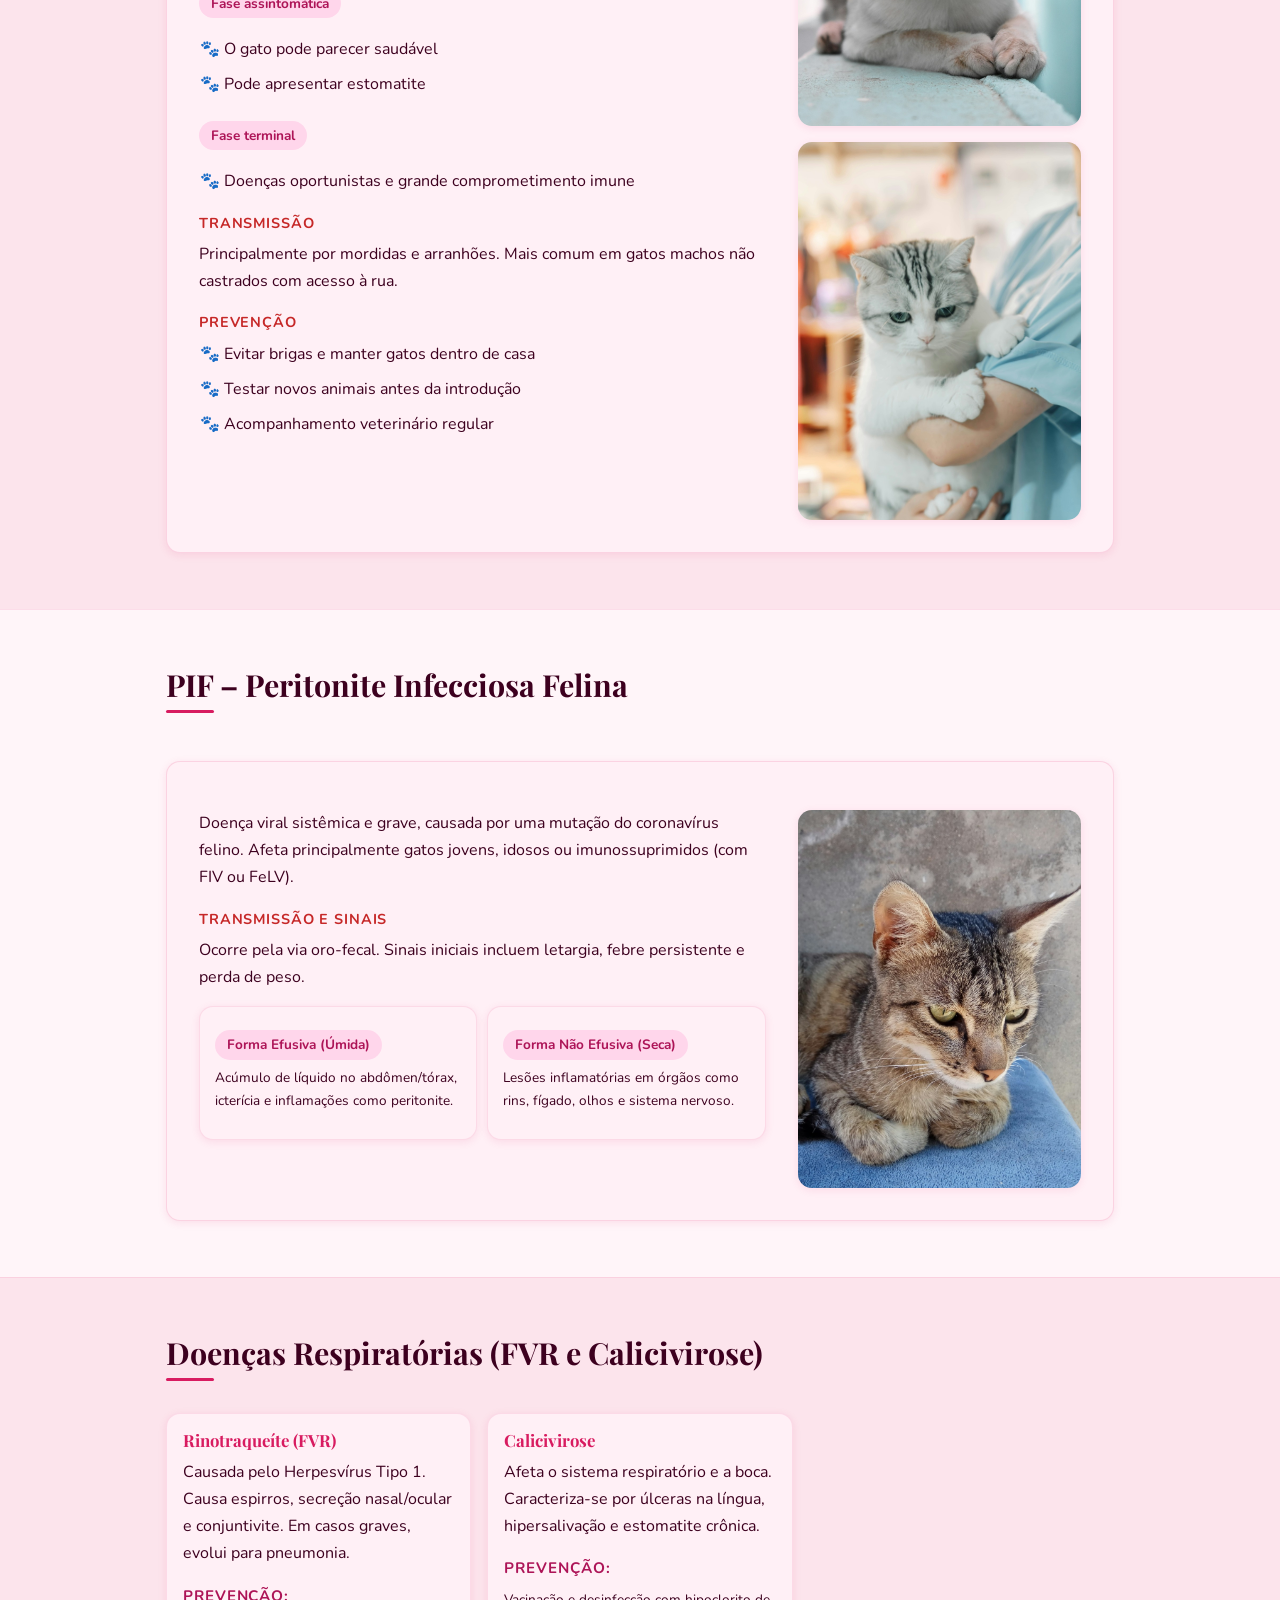
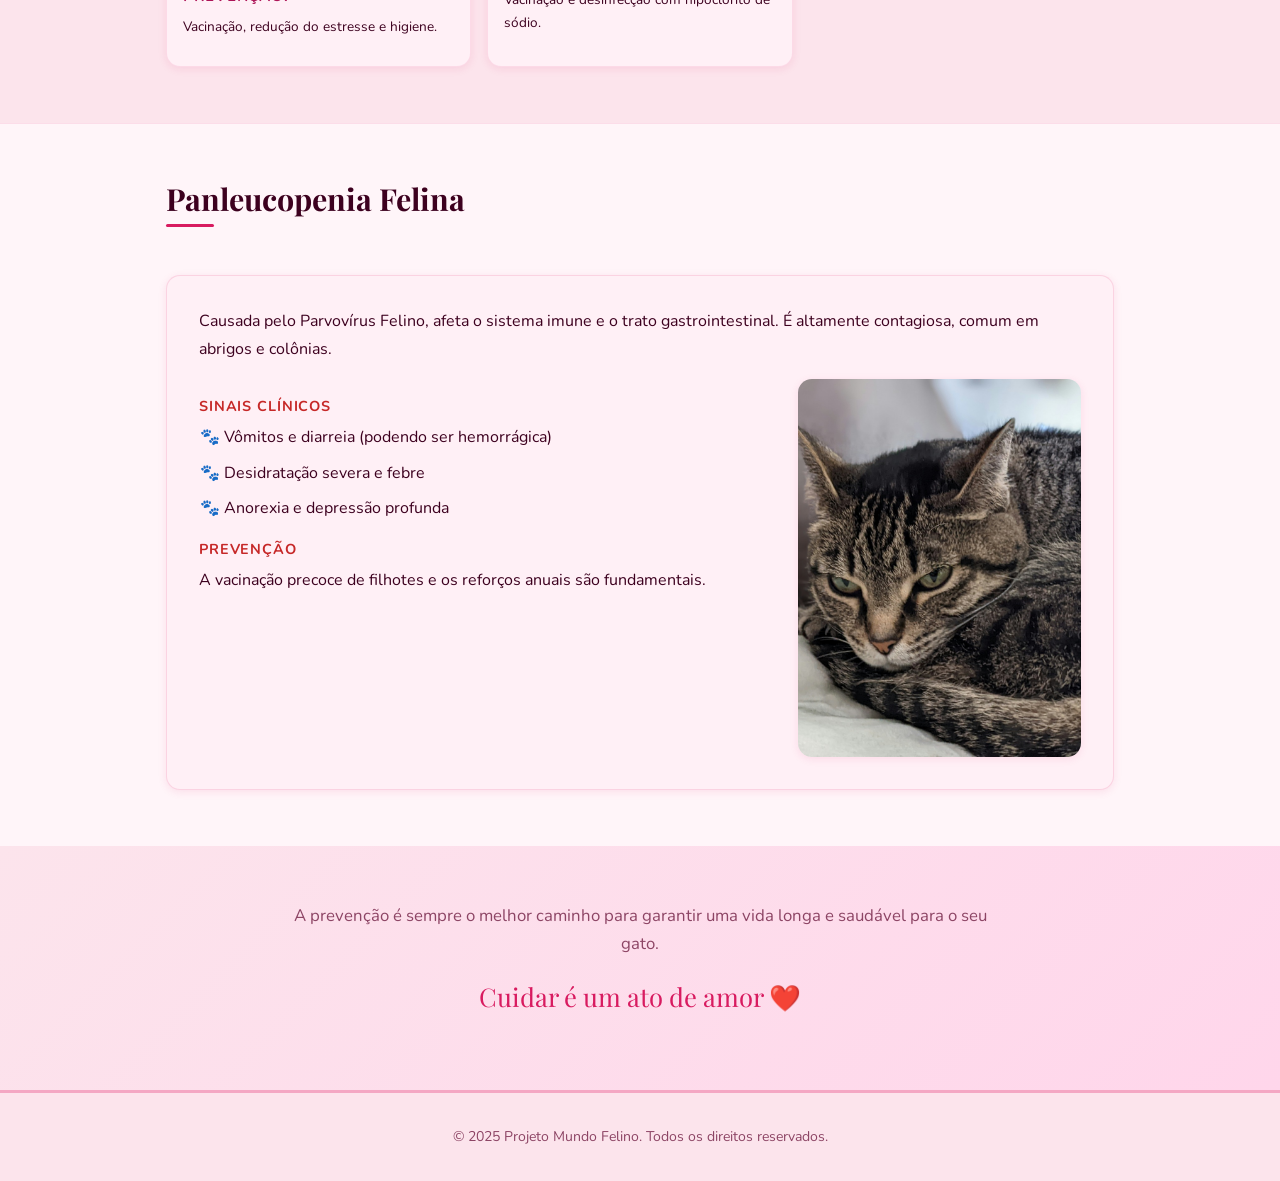
<file: doencas.html>
<!DOCTYPE html>
<html lang="pt-BR">

<head>
    <meta charset="UTF-8">
    <meta name="viewport" content="width=device-width, initial-scale=1.0">
    <title>Doenças Felinas | Mundo Felino</title>
    <meta name="description"
        content="Conheça as principais doenças virais felinas: FeLV e FIV — transmissão, sintomas, tratamento e prevenção.">
    <link rel="icon" type="image/png" href="../images/logo.png">
    <link rel="stylesheet" href="css/shared.css">
    <link rel="stylesheet" href="css/doencas.css">
</head>

<body>

    <!-- ==================== HEADER ==================== -->
    <header class="site-header">
        <div class="nav-container">
            <a href="index.html" class="logo" aria-label="Mundo Felino — Início">
                <img src="../images/logo.png" alt="Logo Mundo Felino">
            </a>

            <button class="menu-toggle" aria-label="Abrir menu" aria-expanded="false">☰</button>

            <nav class="site-nav" aria-label="Navegação principal">
                <ul>
                    <li><a href="index.html">Início</a></li>
                    <li><a href="desenvolvimento.html">Desenvolvimento</a></li>
                    <li><a href="comportamento.html">Comportamento</a></li>
                    <li><a href="doencas.html">Doenças</a></li>
                    <li><a href="zoonoses.html">Zoonoses</a></li>
                    <li><a href="adocao.html">Adoção</a></li>
                </ul>
            </nav>
        </div>
    </header>

    <!-- ==================== HERO ==================== -->
    <section class="hero">
        <div class="container">
            <h2>Doenças Virais Felinas</h2>
            <p>Conhecer é o primeiro passo para prevenir e cuidar.</p>
        </div>
    </section>

    <section class="section fade-in">
        <div class="container">
            <h2>Riscos do Acesso à Rua</h2>
            <div class="disease-block" style="border-left: 4px solid #f44336; background: #fff5f5;">
                <div class="split-layout">
                    <div class="split-layout__text">
                        <p>
                            O livre acesso à rua expõe os gatos a diversos riscos, sendo a <strong>transmissão de
                                doenças</strong> um dos mais graves.
                            Ao entrarem em contato com outros animais, os felinos podem participar da disseminação de
                            diversas doenças entre indivíduos da mesma espécie ou espécies diferentes.
                        </p>

                        <h4>Como ocorre a transmissão?</h4>
                        <p>A transmissão pode ocorrer de várias formas:</p>
                        <ul style="margin-bottom: 15px; padding-left: 20px;">
                            <li>Contato com fezes e urina contaminadas.</li>
                            <li>Via aérea ou oral (lambidas e mordidas).</li>
                            <li>Objetos, superfícies contaminadas, pulgas e carrapatos.</li>
                        </ul>

                        <div class="important-note"
                            style="background: #ffebee; border-left: 4px solid #ef5350; padding: 15px; border-radius: 4px; color: #c62828;">
                            <strong>⚠️ Alerta para Machos Não Castrados:</strong><br>
                            Gatos machos adultos não castrados com acesso à rua apresentam risco ainda maior. Por
                            tenderem a brigar mais, as chances de contágio por <strong>mordidas e arranhões</strong>
                            aumentam drasticamente.
                        </div>
                    </div>
                    <div class="split-layout__media">
                        <img src="../images/gato_brigando.jpg" alt="Gatos brigando">
                    </div>
                </div>
            </div>
        </div>
    </section>

    <section class="section fade-in">
        <div class="container">
            <h2>Protocolo de Vacinação Felina</h2>
            <div class="disease-block">
                <p style="margin-bottom: 20px;">Confira abaixo as diretrizes de imunização para filhotes e adultos</p>

                <div class="table-responsive">
                    <table class="tabela-vacinacao-completa">
                        <thead>
                            <tr>
                                <th>Tipo de Vacina</th>
                                <th>Vacinação de Filhotes</th>
                                <th>Revacinação de Adultos</th>
                            </tr>
                        </thead>
                        <tbody>
                            <tr>
                                <td><strong>Vacinas Essenciais:</strong><br>Panleucopenia (FPV), Calicivírus (FCV) e
                                    Herpesvírus (FHV).</td>
                                <td>Iniciar com 8 semanas de idade e reforço a cada 3 a 4 semanas até as 16 semanas.
                                </td>
                                <td>Revacinar por volta dos 6 meses de idade. Depois, a cada 3 anos (anualmente para
                                    gatos de alto risco).</td>
                            </tr>
                            <tr>
                                <td><strong>Vacina Antirrábica</strong></td>
                                <td>Seguir regulamentações locais como prioridade ou a bula do produto.</td>
                                <td>Revacinar anualmente</td>
                            </tr>
                            <tr>
                                <td><strong>Vírus da Leucemia Felina (FeLV)</strong></td>
                                <td>Iniciar às 8 semanas. Segunda dose após 3 a 4 semanas.</td>
                                <td>Revacinar 1 ano após a série inicial. Depois, anualmente para gatos com risco de
                                    exposição.</td>
                            </tr>
                        </tbody>
                    </table>
                </div>
            </div>
        </div>
    </section>

    <!-- ==================== FeLV ==================== -->
    <section class="section fade-in">
        <div class="container">
            <h2>FeLV – Leucemia Viral Felina</h2>

            <div class="disease-block">
                <div class="split-layout">
                    <div class="split-layout__text">
                        <p>A FeLV é causada por um retrovírus que afeta diretamente o sistema imunológico dos gatos,
                            tornando-os vulneráveis a infecções, tumores e outras doenças graves.</p>

                        <h4>Transmissão</h4>
                        <p>O vírus se espalha principalmente pela saliva. Situações de risco incluem:</p>
                        <ul>
                            <li>Lambedura e compartilhamento de potes</li>
                            <li>Mordidas e contato sexual</li>
                            <li>Secreções nasais, lacrimais, urina e leite materno</li>
                        </ul>

                        <h4>Sinais clínicos</h4>
                        <ul>
                            <li>Linfomas e leucemias</li>
                            <li>Anemia e enterites</li>
                            <li>Supressão da medula óssea</li>
                            <li>Problemas reprodutivos e perda de peso</li>
                        </ul>

                        <h4>Tratamento</h4>
                        <p>Não existe cura. O tratamento foca no controle dos sintomas e na qualidade de vida do animal.
                            <strong>Procure um veterinário ao notar qualquer alteração.</strong>
                        </p>

                        <h4>Prevenção</h4>
                        <ul>
                            <li>Vacinação</li>
                            <li>Testagem de novos gatos antes de introdução</li>
                            <li>Manter gatos dentro de casa</li>
                        </ul>
                    </div>

                    <div class="split-layout__media">
                        <img src="../images/gato_felv.jpg" alt="Gato com FeLV">
                        <img src="../images/gato_vacina.jpg" alt="Vacinação de gato">
                    </div>
                </div>
            </div>
        </div>
    </section>

    <!-- ==================== FIV ==================== -->
    <section class="section section--alt fade-in">
        <div class="container">
            <h2>FIV – Imunodeficiência Viral Felina</h2>

            <div class="disease-block">
                <div class="split-layout">
                    <div class="split-layout__text">
                        <p>Conhecida como "AIDS felina", a FIV compromete o sistema imunológico, deixando o gato
                            suscetível a infecções secundárias.</p>

                        <h4>Fases da doença</h4>

                        <p><span class="phase-label">Fase aguda</span></p>
                        <ul>
                            <li>Febre, apatia e perda de peso</li>
                            <li>Aumento dos linfonodos</li>
                        </ul>

                        <p><span class="phase-label">Fase assintomática</span></p>
                        <ul>
                            <li>O gato pode parecer saudável</li>
                            <li>Pode apresentar estomatite</li>
                        </ul>

                        <p><span class="phase-label">Fase terminal</span></p>
                        <ul>
                            <li>Doenças oportunistas e grande comprometimento imune</li>
                        </ul>

                        <h4>Transmissão</h4>
                        <p>Principalmente por mordidas e arranhões. Mais comum em gatos machos não castrados com
                            acesso à rua.</p>

                        <h4>Prevenção</h4>
                        <ul>
                            <li>Evitar brigas e manter gatos dentro de casa</li>
                            <li>Testar novos animais antes da introdução</li>
                            <li>Acompanhamento veterinário regular</li>
                        </ul>
                    </div>

                    <div class="split-layout__media">
                        <img src="../images/gato_fiv.jpg" alt="Gato com FIV">
                        <img src="../images/gato_veterinario.jpg" alt="Consulta veterinária">
                    </div>
                </div>
            </div>
        </div>
    </section>

    <section class="section fade-in">
        <div class="container">
            <h2>PIF – Peritonite Infecciosa Felina</h2>
            <div class="disease-block">
                <div class="split-layout">
                    <div class="split-layout__text">
                        <p>Doença viral sistêmica e grave, causada por uma mutação do coronavírus felino. Afeta
                            principalmente gatos jovens, idosos ou imunossuprimidos (com FIV ou FeLV).</p>

                        <h4>Transmissão e Sinais</h4>
                        <p>Ocorre pela via oro-fecal. Sinais iniciais incluem letargia, febre persistente e perda de
                            peso.</p>

                        <div class="split-layout" style="gap: 10px; margin-top: 15px;">
                            <div class="card" style="flex: 1; padding: 15px;">
                                <span class="phase-label">Forma Efusiva (Úmida)</span>
                                <p style="font-size: 0.85rem;">Acúmulo de líquido no abdômen/tórax, icterícia e
                                    inflamações como peritonite.</p>
                            </div>
                            <div class="card" style="flex: 1; padding: 15px;">
                                <span class="phase-label">Forma Não Efusiva (Seca)</span>
                                <p style="font-size: 0.85rem;">Lesões inflamatórias em órgãos como rins, fígado, olhos e
                                    sistema nervoso.</p>
                            </div>
                        </div>
                    </div>
                    <div class="split-layout__media">
                        <img src="../images/gato_pif.jpg" alt="Ilustração sobre PIF">
                    </div>
                </div>
            </div>
        </div>
    </section>

    <section class="section section--alt fade-in">
        <div class="container">
            <h2>Doenças Respiratórias (FVR e Calicivirose)</h2>
            <div class="cards-grid">

                <div class="card">
                    <h3>Rinotraqueíte (FVR)</h3>
                    <p>Causada pelo Herpesvírus Tipo 1. Causa espirros, secreção nasal/ocular e conjuntivite. Em casos
                        graves, evolui para pneumonia.</p>
                    <h4>Prevenção:</h4>
                    <p style="font-size: 0.85rem;">Vacinação, redução do estresse e higiene.</p>
                </div>

                <div class="card">
                    <h3>Calicivirose</h3>
                    <p>Afeta o sistema respiratório e a boca. Caracteriza-se por úlceras na língua, hipersalivação e
                        estomatite crônica.</p>
                    <h4>Prevenção:</h4>
                    <p style="font-size: 0.85rem;">Vacinação e desinfecção com hipoclorito de sódio.</p>
                </div>

            </div>
        </div>
    </section>

    <section class="section fade-in">
        <div class="container">
            <h2>Panleucopenia Felina</h2>
            <div class="disease-block">
                <p>Causada pelo Parvovírus Felino, afeta o sistema imune e o trato gastrointestinal. É altamente
                    contagiosa, comum em abrigos e colônias.</p>

                <div class="split-layout">
                    <div class="split-layout__text">
                        <h4>Sinais Clínicos</h4>
                        <ul>
                            <li>Vômitos e diarreia (podendo ser hemorrágica)</li>
                            <li>Desidratação severa e febre</li>
                            <li>Anorexia e depressão profunda</li>
                        </ul>
                        <h4>Prevenção</h4>
                        <p>A vacinação precoce de filhotes e os reforços anuais são fundamentais.</p>
                    </div>
                    <div class="split-layout__media">
                        <img src="../images/gato_panleucopenia.jpg" alt="Gato sendo vacinado">
                    </div>
                </div>
            </div>
        </div>
    </section>

    <!-- ==================== MENSAGEM FINAL ==================== -->
    <section class="highlight-section">
        <div class="container">
            <p>A prevenção é sempre o melhor caminho para garantir uma vida longa e saudável para o seu gato.</p>
            <p class="love-phrase">Cuidar é um ato de amor ❤️</p>
        </div>
    </section>

    <!-- ==================== FOOTER ==================== -->
    <footer class="site-footer">
        <p>&copy; 2025 Projeto Mundo Felino. Todos os direitos reservados.</p>
    </footer>

    <a href="#" class="btn-top" aria-label="Voltar ao topo">↑</a>

    <script src="../js/shared.js" defer></script>

</body>

</html>
</file>
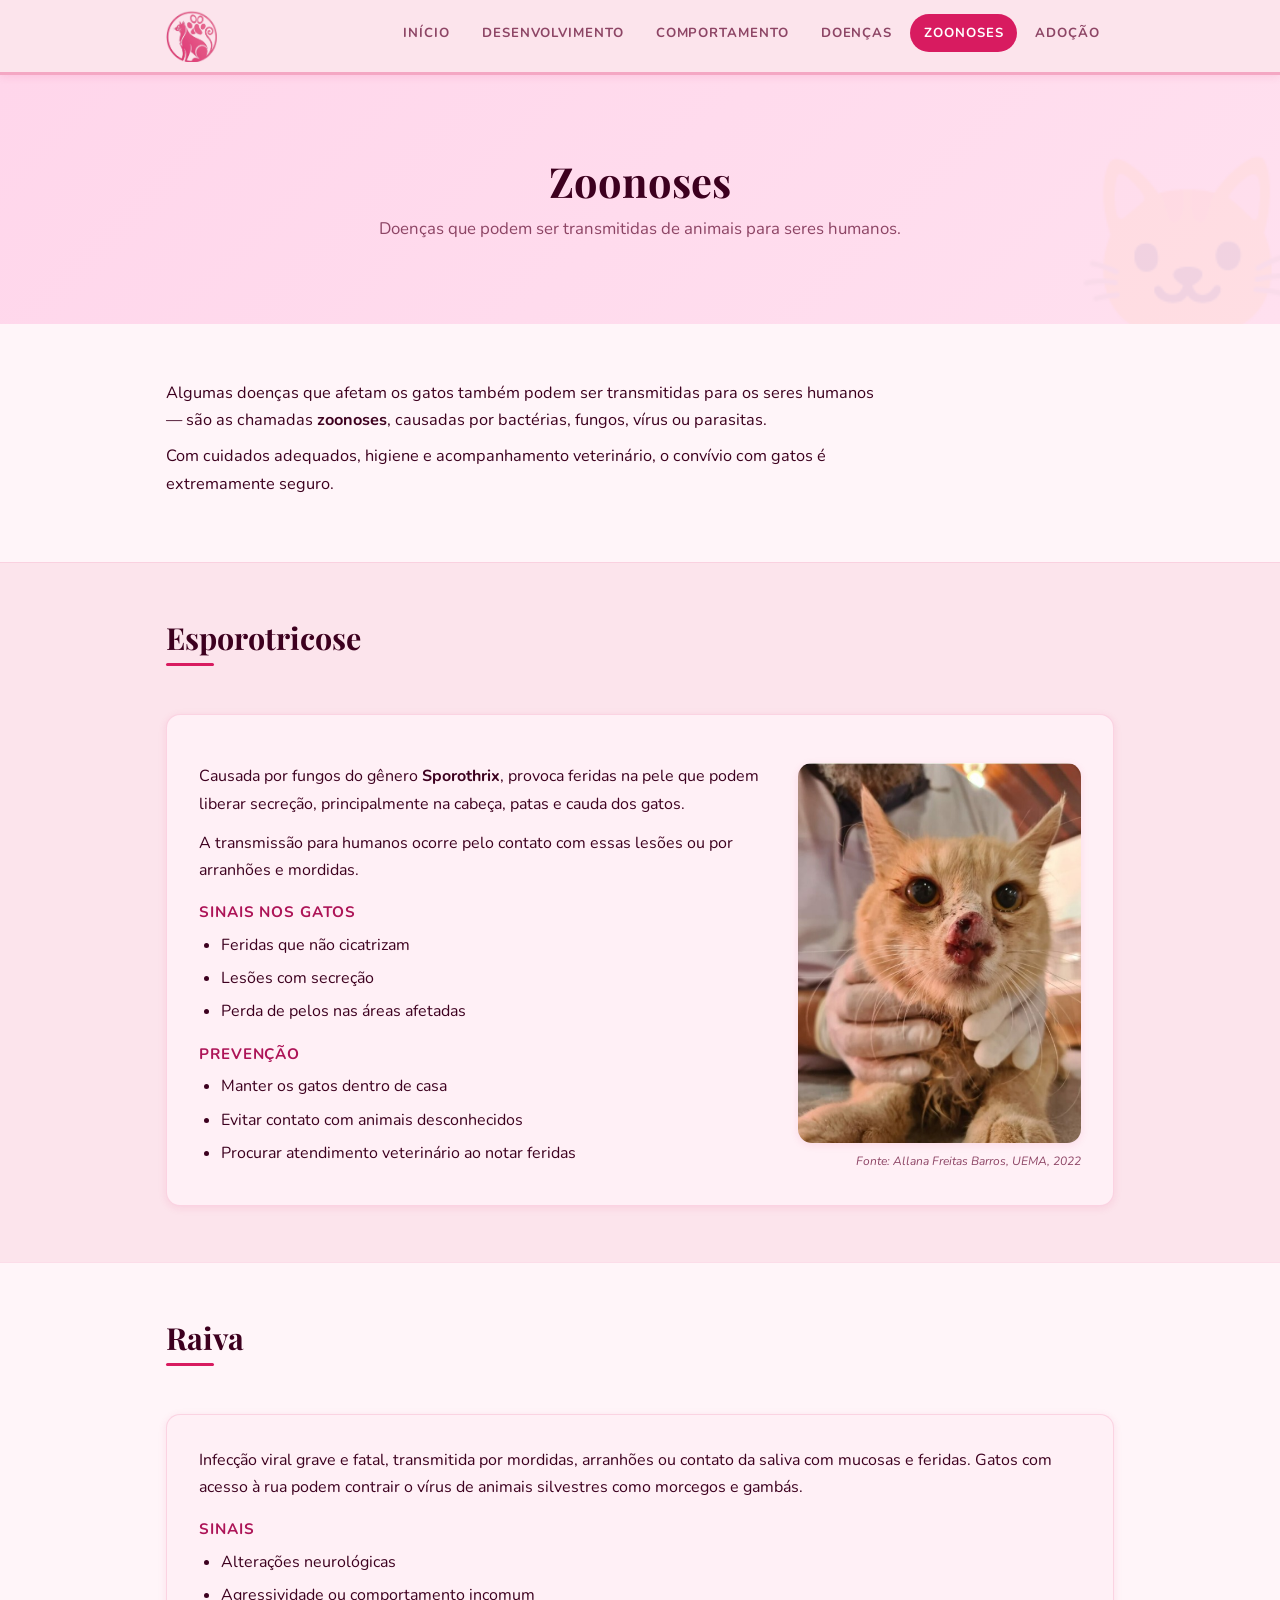
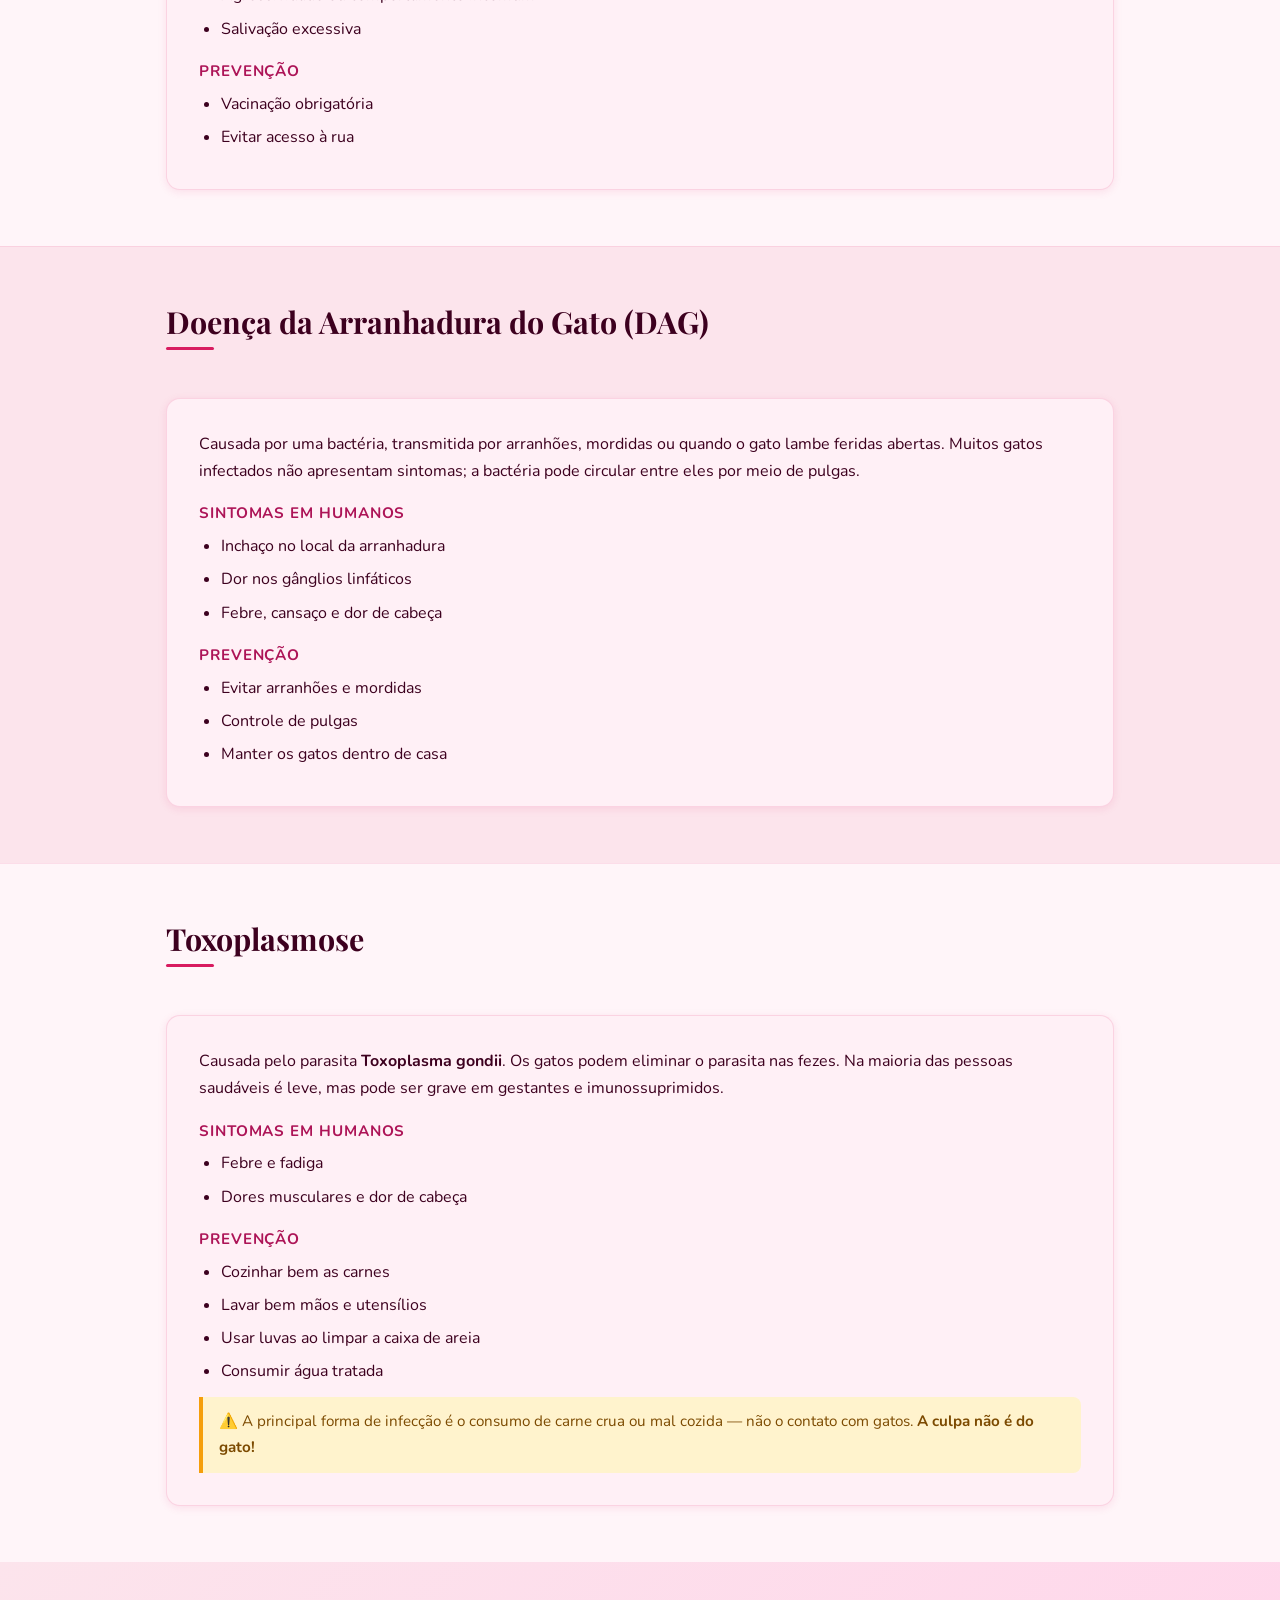
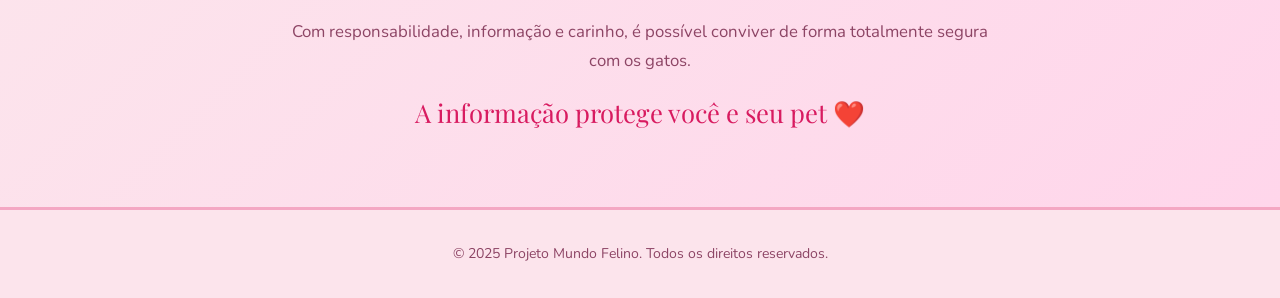
<file: zoonoses.html>
<!DOCTYPE html>
<html lang="pt-BR">

<head>
    <meta charset="UTF-8">
    <meta name="viewport" content="width=device-width, initial-scale=1.0">
    <title>Zoonoses | Mundo Felino</title>
    <meta name="description"
        content="Doenças que podem ser transmitidas de gatos para seres humanos: esporotricose, raiva, toxoplasmose e mais.">
    <link rel="icon" type="image/png" href="../images/logo.png">
    <link rel="stylesheet" href="../css/shared.css">
    <link rel="stylesheet" href="../css/zoonoses.css">
</head>

<body>

    <header class="site-header">
        <div class="nav-container">
            <a href="index.html" class="logo" aria-label="Mundo Felino — Início">
                <img src="../images/logo.png" alt="Logo Mundo Felino">
            </a>

            <button class="menu-toggle" aria-label="Abrir menu" aria-expanded="false">☰</button>

            <nav class="site-nav" aria-label="Navegação principal">
                <ul>
                    <li><a href="index.html">Início</a></li>
                    <li><a href="desenvolvimento.html">Desenvolvimento</a></li>
                    <li><a href="comportamento.html">Comportamento</a></li>
                    <li><a href="doencas.html">Doenças</a></li>
                    <li><a href="zoonoses.html">Zoonoses</a></li>
                    <li><a href="adocao.html">Adoção</a></li>
                </ul>
            </nav>
        </div>
    </header>

    <!-- ==================== HERO ==================== -->
    <section class="hero">
        <div class="container">
            <h2>Zoonoses</h2>
            <p>Doenças que podem ser transmitidas de animais para seres humanos.</p>
        </div>
    </section>

    <!-- ==================== INTRO ==================== -->
    <section class="section fade-in">
        <div class="container">
            <p class="zoonose-intro">
                Algumas doenças que afetam os gatos também podem ser transmitidas para os seres humanos — são as
                chamadas
                <strong>zoonoses</strong>, causadas por bactérias, fungos, vírus ou parasitas.
            </p>
            <p class="zoonose-intro">
                Com cuidados adequados, higiene e acompanhamento veterinário, o convívio com gatos é extremamente
                seguro.
            </p>
        </div>
    </section>

    <!-- ==================== ESPOROTRICOSE ==================== -->
    <section class="section section--alt fade-in">
        <div class="container">
            <h2>Esporotricose</h2>

            <div class="disease-block">
                <div class="split-layout">
                    <div class="split-layout__text">
                        <p>Causada por fungos do gênero <strong>Sporothrix</strong>, provoca feridas na pele que podem
                            liberar secreção, principalmente na cabeça, patas e cauda dos gatos.</p>
                        <p>A transmissão para humanos ocorre pelo contato com essas lesões ou por arranhões e mordidas.
                        </p>

                        <h4>Sinais nos gatos</h4>
                        <ul>
                            <li>Feridas que não cicatrizam</li>
                            <li>Lesões com secreção</li>
                            <li>Perda de pelos nas áreas afetadas</li>
                        </ul>

                        <h4>Prevenção</h4>
                        <ul>
                            <li>Manter os gatos dentro de casa</li>
                            <li>Evitar contato com animais desconhecidos</li>
                            <li>Procurar atendimento veterinário ao notar feridas</li>
                        </ul>
                    </div>

                    <div class="split-layout__media">
                        <figure class="image-with-caption">
                            <img src="../images/gato_esporotricose.jpg" alt="Gato com esporotricose">
                            <figcaption>Fonte: Allana Freitas Barros, UEMA, 2022</figcaption>
                        </figure>
                    </div>
                </div>
            </div>
        </div>
    </section>

    <!-- ==================== RAIVA ==================== -->
    <section class="section fade-in">
        <div class="container">
            <h2>Raiva</h2>

            <div class="disease-block">
                <div class="split-layout__text">
                    <p>Infecção viral grave e fatal, transmitida por mordidas, arranhões ou contato da saliva
                        com mucosas e feridas. Gatos com acesso à rua podem contrair o vírus de animais silvestres
                        como morcegos e gambás.</p>

                    <h4>Sinais</h4>
                    <ul>
                        <li>Alterações neurológicas</li>
                        <li>Agressividade ou comportamento incomum</li>
                        <li>Salivação excessiva</li>
                    </ul>

                    <h4>Prevenção</h4>
                    <ul>
                        <li>Vacinação obrigatória</li>
                        <li>Evitar acesso à rua</li>
                    </ul>
                </div>
            </div>
        </div>
    </section>

    <!-- ==================== DAG ==================== -->
    <section class="section section--alt fade-in">
        <div class="container">
            <h2>Doença da Arranhadura do Gato (DAG)</h2>

            <div class="disease-block">
                <div class="split-layout__text">
                    <p>Causada por uma bactéria, transmitida por arranhões, mordidas ou quando o gato lambe feridas
                        abertas. Muitos gatos infectados não apresentam sintomas; a bactéria pode circular entre eles
                        por meio de pulgas.</p>

                    <h4>Sintomas em humanos</h4>
                    <ul>
                        <li>Inchaço no local da arranhadura</li>
                        <li>Dor nos gânglios linfáticos</li>
                        <li>Febre, cansaço e dor de cabeça</li>
                    </ul>

                    <h4>Prevenção</h4>
                    <ul>
                        <li>Evitar arranhões e mordidas</li>
                        <li>Controle de pulgas</li>
                        <li>Manter os gatos dentro de casa</li>
                    </ul>
                </div>
            </div>
        </div>
    </section>

    <!-- ==================== TOXOPLASMOSE ==================== -->
    <section class="section fade-in">
        <div class="container">
            <h2>Toxoplasmose</h2>

            <div class="disease-block">
                <div class="split-layout__text">
                    <p>Causada pelo parasita <strong>Toxoplasma gondii</strong>. Os gatos podem eliminar o parasita
                        nas fezes. Na maioria das pessoas saudáveis é leve, mas pode ser grave em gestantes e
                        imunossuprimidos.</p>

                    <h4>Sintomas em humanos</h4>
                    <ul>
                        <li>Febre e fadiga</li>
                        <li>Dores musculares e dor de cabeça</li>
                    </ul>

                    <h4>Prevenção</h4>
                    <ul>
                        <li>Cozinhar bem as carnes</li>
                        <li>Lavar bem mãos e utensílios</li>
                        <li>Usar luvas ao limpar a caixa de areia</li>
                        <li>Consumir água tratada</li>
                    </ul>

                    <div class="important-note">
                        ⚠️ A principal forma de infecção é o consumo de carne crua ou mal cozida — não o contato com
                        gatos.
                        <strong>A culpa não é do gato!</strong>
                    </div>
                </div>
            </div>
        </div>
    </section>

    <!-- ==================== MENSAGEM FINAL ==================== -->
    <section class="highlight-section">
        <div class="container">
            <p>Com responsabilidade, informação e carinho, é possível conviver de forma totalmente segura com os gatos.
            </p>
            <p class="love-phrase">A informação protege você e seu pet ❤️</p>
        </div>
    </section>

    <!-- ==================== FOOTER ==================== -->
    <footer class="site-footer">
        <p>&copy; 2025 Projeto Mundo Felino. Todos os direitos reservados.</p>
    </footer>

    <a href="#" class="btn-top" aria-label="Voltar ao topo">↑</a>

    <script src="../js/shared.js" defer></script>

</body>

</html>
</file>
<file: css/shared.css>
/* ============================================================
   MUNDO FELINO — DESIGN SYSTEM COMPARTILHADO
   Importado por todas as páginas
   ============================================================ */

/* --- Google Fonts --- */
@import url('https://fonts.googleapis.com/css2?family=Playfair+Display:wght@600;700&family=Nunito:wght@400;500;600;700&display=swap');

/* ============================================================
   VARIÁVEIS DE DESIGN
   ============================================================ */
:root {
  /* Cores principais */
  --color-primary: #d81b60;
  --color-primary-dark: #ad1457;
  --color-primary-light: #f48fb1;

  /* Backgrounds */
  --color-bg: #fff5f9;
  --color-bg-section: #fce4ec;
  --color-bg-card: #fff0f6;
  --color-bg-highlight: #ffd6eb;
  --color-bg-header: #fce4ec;

  /* Texto */
  --color-text: #3d001f;
  --color-text-muted: #8d4565;
  --color-text-light: #fff;

  /* Bordas e sombras */
  --color-border: #f4a7c3;
  --shadow-sm: 0 2px 8px rgba(216, 27, 96, 0.10);
  --shadow-md: 0 6px 24px rgba(216, 27, 96, 0.14);
  --shadow-lg: 0 12px 40px rgba(216, 27, 96, 0.18);

  /* Tipografia */
  --font-display: 'Playfair Display', Georgia, serif;
  --font-body: 'Nunito', 'Segoe UI', sans-serif;

  /* Espaçamentos */
  --spacing-xs: 8px;
  --spacing-sm: 16px;
  --spacing-md: 32px;
  --spacing-lg: 56px;
  --spacing-xl: 80px;

  /* Bordas */
  --radius-sm: 8px;
  --radius-md: 14px;
  --radius-lg: 24px;
  --radius-pill: 100px;

  /* Transições */
  --transition: 0.28s cubic-bezier(0.4, 0, 0.2, 1);
}

/* ============================================================
   RESET GLOBAL
   ============================================================ */
*,
*::before,
*::after {
  margin: 0;
  padding: 0;
  box-sizing: border-box;
}

html {
  scroll-behavior: smooth;
  font-size: 16px;
}

body {
  font-family: var(--font-body);
  background-color: var(--color-bg);
  color: var(--color-text);
  line-height: 1.7;
  -webkit-font-smoothing: antialiased;
}

img {
  max-width: 100%;
  height: auto;
  display: block;
}

a {
  color: var(--color-primary);
  transition: color var(--transition);
}

a:hover {
  color: var(--color-primary-dark);
}

ul,
ol {
  padding-left: 1.4em;
}

li {
  margin-bottom: 6px;
}

/* ============================================================
   LAYOUT
   ============================================================ */
.container {
  max-width: 980px;
  margin: 0 auto;
  padding: 0 var(--spacing-sm);
}

/* ============================================================
   TIPOGRAFIA
   ============================================================ */
h1,
h2,
h3 {
  font-family: var(--font-display);
  line-height: 1.25;
  color: var(--color-text);
}

h2 {
  font-size: clamp(1.4rem, 3vw, 1.9rem);
  margin-bottom: var(--spacing-sm);
  position: relative;
  display: inline-block;
}

h2::after {
  content: "";
  display: block;
  width: 48px;
  height: 3px;
  background: var(--color-primary);
  border-radius: 2px;
  margin-top: 6px;
}

h3 {
  font-size: clamp(1.1rem, 2.5vw, 1.4rem);
  color: var(--color-primary);
  margin-bottom: 10px;
}

h4 {
  font-family: var(--font-body);
  font-size: 0.95rem;
  font-weight: 700;
  color: var(--color-primary-dark);
  text-transform: uppercase;
  letter-spacing: 0.06em;
  margin: var(--spacing-sm) 0 6px;
}

p {
  margin-bottom: 12px;
  color: var(--color-text);
}

/* ============================================================
   HEADER / NAVEGAÇÃO
   ============================================================ */
.site-header {
  background-color: var(--color-bg-header);
  border-bottom: 3px solid var(--color-border);
  position: sticky;
  top: 0;
  z-index: 1000;
  box-shadow: var(--shadow-sm);
}

.nav-container {
  max-width: 980px;
  margin: 0 auto;
  padding: 0 var(--spacing-sm);
  display: flex;
  align-items: center;
  justify-content: space-between;
  gap: var(--spacing-sm);
  height: 72px;
}

.logo {
  flex-shrink: 0;
  height: 52px;
  display: flex;
  align-items: center;
}

.logo img {
  height: 100%;
  width: auto;
}

.site-nav ul {
  display: flex;
  list-style: none;
  gap: 4px;
  padding: 0;
  margin: 0;
}

.site-nav a {
  display: inline-block;
  padding: 8px 14px;
  font-size: 0.82rem;
  font-weight: 700;
  text-transform: uppercase;
  letter-spacing: 0.07em;
  color: var(--color-text-muted);
  text-decoration: none;
  border-radius: var(--radius-pill);
  transition: background var(--transition), color var(--transition);
}

.site-nav a:hover,
.site-nav a.active {
  background: var(--color-primary);
  color: var(--color-text-light);
}

/* Botão menu mobile */
.menu-toggle {
  display: none;
  background: none;
  border: 2px solid var(--color-primary);
  border-radius: var(--radius-sm);
  color: var(--color-primary);
  font-size: 20px;
  cursor: pointer;
  padding: 4px 10px;
  line-height: 1;
  transition: background var(--transition), color var(--transition);
}

.menu-toggle:hover {
  background: var(--color-primary);
  color: white;
}

/* ============================================================
   HERO
   ============================================================ */
.hero {
  background: linear-gradient(135deg, var(--color-bg-highlight) 0%, #ffe0ef 100%);
  padding: var(--spacing-xl) var(--spacing-sm);
  text-align: center;
  position: relative;
  overflow: hidden;
}

.hero::before {
  content: "🐱";
  position: absolute;
  font-size: 180px;
  opacity: 0.05;
  bottom: -20px;
  right: -20px;
  line-height: 1;
  pointer-events: none;
}

.hero h2 {
  font-size: clamp(1.6rem, 4vw, 2.6rem);
  color: var(--color-text);
  max-width: 760px;
  margin: 0 auto var(--spacing-xs);
}

.hero h2::after {
  display: none;
}

.hero p {
  font-size: 1.05rem;
  color: var(--color-text-muted);
  margin: 0;
}

/* ============================================================
   SEÇÕES
   ============================================================ */
.section {
  padding: var(--spacing-lg) var(--spacing-sm);
}

.section--alt {
  background-color: var(--color-bg-section);
}

.section+.section {
  border-top: 1px solid rgba(244, 167, 195, 0.3);
}

/* ============================================================
   CARDS
   ============================================================ */
.cards-grid {
  display: grid;
  grid-template-columns: repeat(auto-fill, minmax(260px, 1fr));
  gap: var(--spacing-sm);
  margin-top: var(--spacing-sm);
}

.card {
  background: var(--color-bg-card);
  border-radius: var(--radius-md);
  padding: var(--spacing-sm);
  box-shadow: var(--shadow-sm);
  border: 1px solid rgba(244, 167, 195, 0.3);
  transition: transform var(--transition), box-shadow var(--transition);
}

.card:hover {
  transform: translateY(-4px);
  box-shadow: var(--shadow-md);
}

.card h3 {
  font-size: 1.05rem;
  margin-bottom: 8px;
}

.card img {
  width: 100%;
  border-radius: var(--radius-sm);
  margin-bottom: 12px;
  object-fit: cover;
  aspect-ratio: 4/3;
}

/* ============================================================
   LAYOUT LADO A LADO (texto + imagem)
   ============================================================ */
.split-layout {
  display: flex;
  gap: var(--spacing-md);
  align-items: flex-start;
  margin-top: var(--spacing-sm);
}

.split-layout__text {
  flex: 2;
}

.split-layout__media {
  flex: 1;
  display: flex;
  flex-direction: column;
  gap: var(--spacing-sm);
  align-items: center;
}

.split-layout__media img {
  width: 100%;
  border-radius: var(--radius-md);
  box-shadow: var(--shadow-sm);
  transition: transform var(--transition);
}

.split-layout__media img:hover {
  transform: scale(1.03);
}

/* ============================================================
   BLOCO DE DOENÇA / ZOONOSE
   ============================================================ */
.disease-block {
  background: var(--color-bg-card);
  border-radius: var(--radius-md);
  padding: var(--spacing-md);
  margin-top: var(--spacing-md);
  border: 1px solid rgba(244, 167, 195, 0.4);
  box-shadow: var(--shadow-sm);
}

/* ============================================================
   BOTÃO WHATSAPP
   ============================================================ */
.whatsapp-btn {
  display: inline-flex;
  align-items: center;
  gap: 10px;
  background-color: #25d366;
  color: white;
  font-weight: 700;
  font-size: 1rem;
  text-decoration: none;
  padding: 14px 32px;
  border-radius: var(--radius-pill);
  box-shadow: 0 4px 16px rgba(37, 211, 102, 0.35);
  transition: background var(--transition), transform var(--transition), box-shadow var(--transition);
}

.whatsapp-btn:hover {
  background-color: #1ebe5e;
  color: white;
  transform: translateY(-2px);
  box-shadow: 0 8px 24px rgba(37, 211, 102, 0.45);
}

/* ============================================================
   MENSAGEM FINAL / DESTAQUE
   ============================================================ */
.highlight-section {
  background: linear-gradient(135deg, #fce4ec, #ffd6eb);
  padding: var(--spacing-lg) var(--spacing-sm);
  text-align: center;
}

.highlight-section p {
  max-width: 700px;
  margin: 0 auto var(--spacing-sm);
  font-size: 1.05rem;
  color: var(--color-text-muted);
}

.highlight-section .love-phrase {
  font-family: var(--font-display);
  font-size: 1.6rem;
  color: var(--color-primary);
  margin-top: var(--spacing-xs);
}

/* ============================================================
   FOOTER
   ============================================================ */
.site-footer {
  background-color: var(--color-bg-header);
  border-top: 3px solid var(--color-border);
  text-align: center;
  padding: var(--spacing-md) var(--spacing-sm);
}

.site-footer p {
  font-size: 0.88rem;
  color: var(--color-text-muted);
  margin: 0;
}

/* ============================================================
   BOTÃO VOLTAR AO TOPO
   ============================================================ */
.btn-top {
  position: fixed;
  bottom: 28px;
  right: 28px;
  background-color: var(--color-primary);
  color: white;
  width: 46px;
  height: 46px;
  border-radius: 50%;
  font-size: 22px;
  line-height: 46px;
  text-align: center;
  text-decoration: none;
  box-shadow: var(--shadow-md);
  opacity: 0;
  pointer-events: none;
  transform: translateY(12px);
  transition: opacity var(--transition), transform var(--transition), background var(--transition);
  z-index: 999;
}

.btn-top.visible {
  opacity: 1;
  pointer-events: all;
  transform: translateY(0);
}

.btn-top:hover {
  background-color: var(--color-primary-dark);
  color: white;
}

/* Estilo para a legenda da imagem */
.image-with-caption {
  margin: 0;
  display: flex;
  flex-direction: column;
}

.image-with-caption figcaption {
  margin-top: 8px;
  font-size: 0.75rem;
  /* Tamanho menor para não competir com o texto principal */
  color: var(--color-text-muted);
  font-style: italic;
  text-align: right;
  /* Alinhado à direita costuma ficar mais elegante em cards */
}

/* Garante que a imagem continue ocupando o espaço correto */
.image-with-caption img {
  width: 100%;
  border-radius: var(--radius-md);
  display: block;
}

/* ============================================================
   ANIMAÇÃO DE ENTRADA
   ============================================================ */
.fade-in {
  opacity: 0;
  transform: translateY(22px);
  transition: opacity 0.55s ease, transform 0.55s ease;
}

.fade-in.visible {
  opacity: 1;
  transform: translateY(0);
}

/* ============================================================
   RESPONSIVO
   ============================================================ */
@media (max-width: 768px) {
  .site-nav {
    display: none;
    position: absolute;
    top: 72px;
    left: 0;
    width: 100%;
    background: var(--color-bg-header);
    border-bottom: 3px solid var(--color-border);
    padding: var(--spacing-xs) 0;
    box-shadow: var(--shadow-md);
  }

  .site-nav.open {
    display: block;
  }

  .site-nav ul {
    flex-direction: column;
    gap: 0;
    padding: 0;
  }

  .site-nav li {
    margin: 0;
    border-bottom: 1px solid rgba(244, 167, 195, 0.3);
  }

  .site-nav a {
    display: block;
    padding: 14px var(--spacing-sm);
    border-radius: 0;
    font-size: 0.9rem;
  }

  .menu-toggle {
    display: block;
  }

  .split-layout {
    flex-direction: column;
  }

  .split-layout__media {
    width: 100%;
    order: -1;
  }

  .cards-grid {
    grid-template-columns: 1fr;
  }

  .disease-block {
    padding: var(--spacing-sm);
  }
}

@media (max-width: 480px) {
  .hero {
    padding: var(--spacing-lg) var(--spacing-sm);
  }
}
</file>
<file: css/adocao.css>
/* ============================================================
   ADOCAO.CSS — Estilos específicos da página de adoção
   ============================================================ */

.adoption-info-box {
    background: var(--color-bg-highlight);
    border-radius: var(--radius-md);
    padding: var(--spacing-sm) var(--spacing-md);
    margin: var(--spacing-sm) 0;
    border: 1px solid var(--color-border);
}

.adoption-info-box ul {
    margin-top: 10px;
}

.adoption-phrase {
    font-size: 1.1rem;
    font-weight: 700;
    color: var(--color-primary);
    margin: var(--spacing-sm) 0;
    text-align: center;
}

.adoption-disclaimer {
    text-align: center;
    font-size: 0.88rem;
    color: var(--color-text-muted);
    margin-top: var(--spacing-md);
    padding-top: var(--spacing-sm);
    border-top: 1px solid var(--color-border);
}

/* Cards de adoção */
.adoption-card {
    text-align: center;
}

.adoption-card h3 {
    font-size: 1.2rem;
    margin-bottom: 8px;
}

.adoption-card p {
    font-size: 0.92rem;
    margin-bottom: 4px;
    color: var(--color-text-muted);
}

/* Envio */
.envio-section {
    padding: var(--spacing-lg) var(--spacing-sm);
    text-align: center;
}

.envio-content {
    display: flex;
    flex-direction: column;
    align-items: center;
    gap: var(--spacing-sm);
}

.whatsapp-icon {
    width: 64px;
    height: 64px;
}

.whatsapp-icon img {
    width: 100%;
}

.envio-email {
    font-size: 0.95rem;
    color: var(--color-text-muted);
}

.envio-email strong {
    color: var(--color-primary-dark);
}

.adoption-card p {
    margin-bottom: 5px;
    font-size: 0.95rem;
}

.adoption-card p strong {
    color: var(--color-primary-dark);
}

/* Estilo para o ícone de localização */
.adoption-card p:first-of-type {
    color: var(--color-text);
    font-weight: 500;
    margin-bottom: 10px;
}
</file>
<file: css/comportamento.css>
/* Estilos específicos para a página de Comportamento */

.behavior-card {
    text-align: center;
    border-top: 4px solid var(--color-primary);
}

.behavior-card h3 {
    margin-bottom: 10px;
}

/* Estilo para listas ordenadas de limpeza */
ol {
    counter-reset: step-counter;
    list-style: none;
    padding-left: 0;
    margin-top: 15px;
}

ol li {
    position: relative;
    padding-left: 45px;
    margin-bottom: 12px;
    min-height: 30px;
    display: flex;
    align-items: center;
}

ol li::before {
    content: counter(step-counter);
    counter-increment: step-counter;
    position: absolute;
    left: 0;
    top: 50%;
    transform: translateY(-50%);
    background-color: var(--color-primary);
    color: white;
    width: 28px;
    height: 28px;
    border-radius: 50%;
    display: flex;
    justify-content: center;
    align-items: center;
    font-weight: bold;
    font-size: 0.85rem;
}

/* Ajuste no layout compartilhado para textos longos */
.split-layout__text h4 {
    margin-top: 20px;
    border-left: 3px solid var(--color-primary);
    padding-left: 10px;
}

.video-comportamento {
    width: 100%;
    border-radius: var(--radius-md);
    box-shadow: var(--shadow-sm);
    border: 1px solid var(--color-border);
    display: block;
}

/* Garante que o vídeo mantenha a proporção e não distorça */
.split-layout__media video {
    max-width: 100%;
    height: auto;
}
</file>
<file: css/desenvolvimento.css>
/* Estilos para a Linha do Tempo / Grid de Cards */
.cards-grid {
    display: grid;
    grid-template-columns: repeat(auto-fit, minmax(250px, 1fr));
    gap: var(--spacing-md);
    margin-top: 20px;
}

.card {
    background: var(--color-bg-card);
    padding: var(--spacing-md);
    border-radius: var(--radius-md);
    border: 1px solid var(--color-border);
    box-shadow: var(--shadow-sm);
    transition: transform 0.3s ease;
}

.card:hover {
    transform: translateY(-5px);
}

.card h3 {
    margin-bottom: 10px;
    color: var(--color-primary-dark);
}

.card p {
    margin-top: 15px;
    font-size: 0.95rem;
    line-height: 1.6;
}

/* Estilos para a lista de alimentação */
.food-list li {
    background: var(--color-bg-card);
    padding: 12px;
    border-radius: var(--radius-sm);
    margin-bottom: 10px;
    border: 1px inset var(--color-border);
    font-size: 0.95rem;
}

/* Garante que o layout dividido se comporte bem em telas menores */
@media (max-width: 768px) {
    .split-layout {
        flex-direction: column;
    }
}
</file>
<file: css/doencas.css>
/* ============================================================
   DOENCAS.CSS — Estilos específicos da página de doenças
   ============================================================ */

.disease-block .split-layout__media img {
    aspect-ratio: 3/4;
    object-fit: cover;
}

.phase-label {
    display: inline-block;
    background: var(--color-bg-highlight);
    color: var(--color-primary-dark);
    font-weight: 700;
    font-size: 0.85rem;
    padding: 3px 12px;
    border-radius: var(--radius-pill);
    margin-bottom: 6px;
    margin-top: 8px;
}

.disease-block ul {
    margin-bottom: 15px;
    list-style-type: '🐾 ';
    /* Marcador personalizado com patinha */
    padding-left: 25px;
}

.disease-block h4 {
    margin-top: 20px;
    color: var(--color-primary-dark);
    text-transform: uppercase;
    font-size: 0.9rem;
}

/* Estilo de alerta para a seção de riscos */
.important-note {
    font-size: 0.95rem;
    line-height: 1.5;
}

.disease-block h4 {
    margin-top: 15px;
    color: #c62828;
    font-weight: 700;
}

/* Ajuste para as listas dentro do bloco de doenças */
.split-layout__text ul li {
    margin-bottom: 8px;
    position: relative;
}

/* Estilos para a Tabela Completa */
.table-responsive {
    width: 100%;
    overflow-x: auto;
    /* Permite rolar para os lados no celular */
    margin-top: 20px;
    border: 1px solid var(--color-border);
    border-radius: 8px;
}

.tabela-vacinacao-completa {
    width: 100%;
    border-collapse: collapse;
    min-width: 600px;
    /* Garante que o texto não fique espremido */
    background: #fff;
}

.tabela-vacinacao-completa th {
    background-color: var(--color-primary-dark);
    color: white;
    text-align: left;
    padding: 15px;
    font-size: 1rem;
}

.tabela-vacinacao-completa td {
    padding: 15px;
    border-bottom: 1px solid var(--color-border);
    vertical-align: top;
    line-height: 1.5;
    font-size: 0.9rem;
    color: var(--color-text);
}

.tabela-vacinacao-completa tr:nth-child(even) {
    background-color: #fff9fb;
}

.table-note {
    font-size: 0.8rem;
    color: var(--color-text-muted);
    margin-top: 10px;
    font-style: italic;
}

/* Destaque para a primeira coluna */
.tabela-vacinacao-completa td:first-child {
    background-color: #fff5f8;
    font-weight: 500;
}
</file>
<file: css/zoonoses.css>
/* ============================================================
   ZOONOSES.CSS — Estilos específicos da página de zoonoses
   ============================================================ */

.zoonose-intro {
  max-width: 720px;
  font-size: 1.02rem;
  margin-bottom: var(--spacing-xs);
}

.important-note {
  background: #fff3cd;
  border-left: 4px solid #f59e0b;
  border-radius: 0 var(--radius-sm) var(--radius-sm) 0;
  padding: 12px 16px;
  margin-top: 12px;
  font-size: 0.95rem;
  color: #7c4a00;
}
</file>
